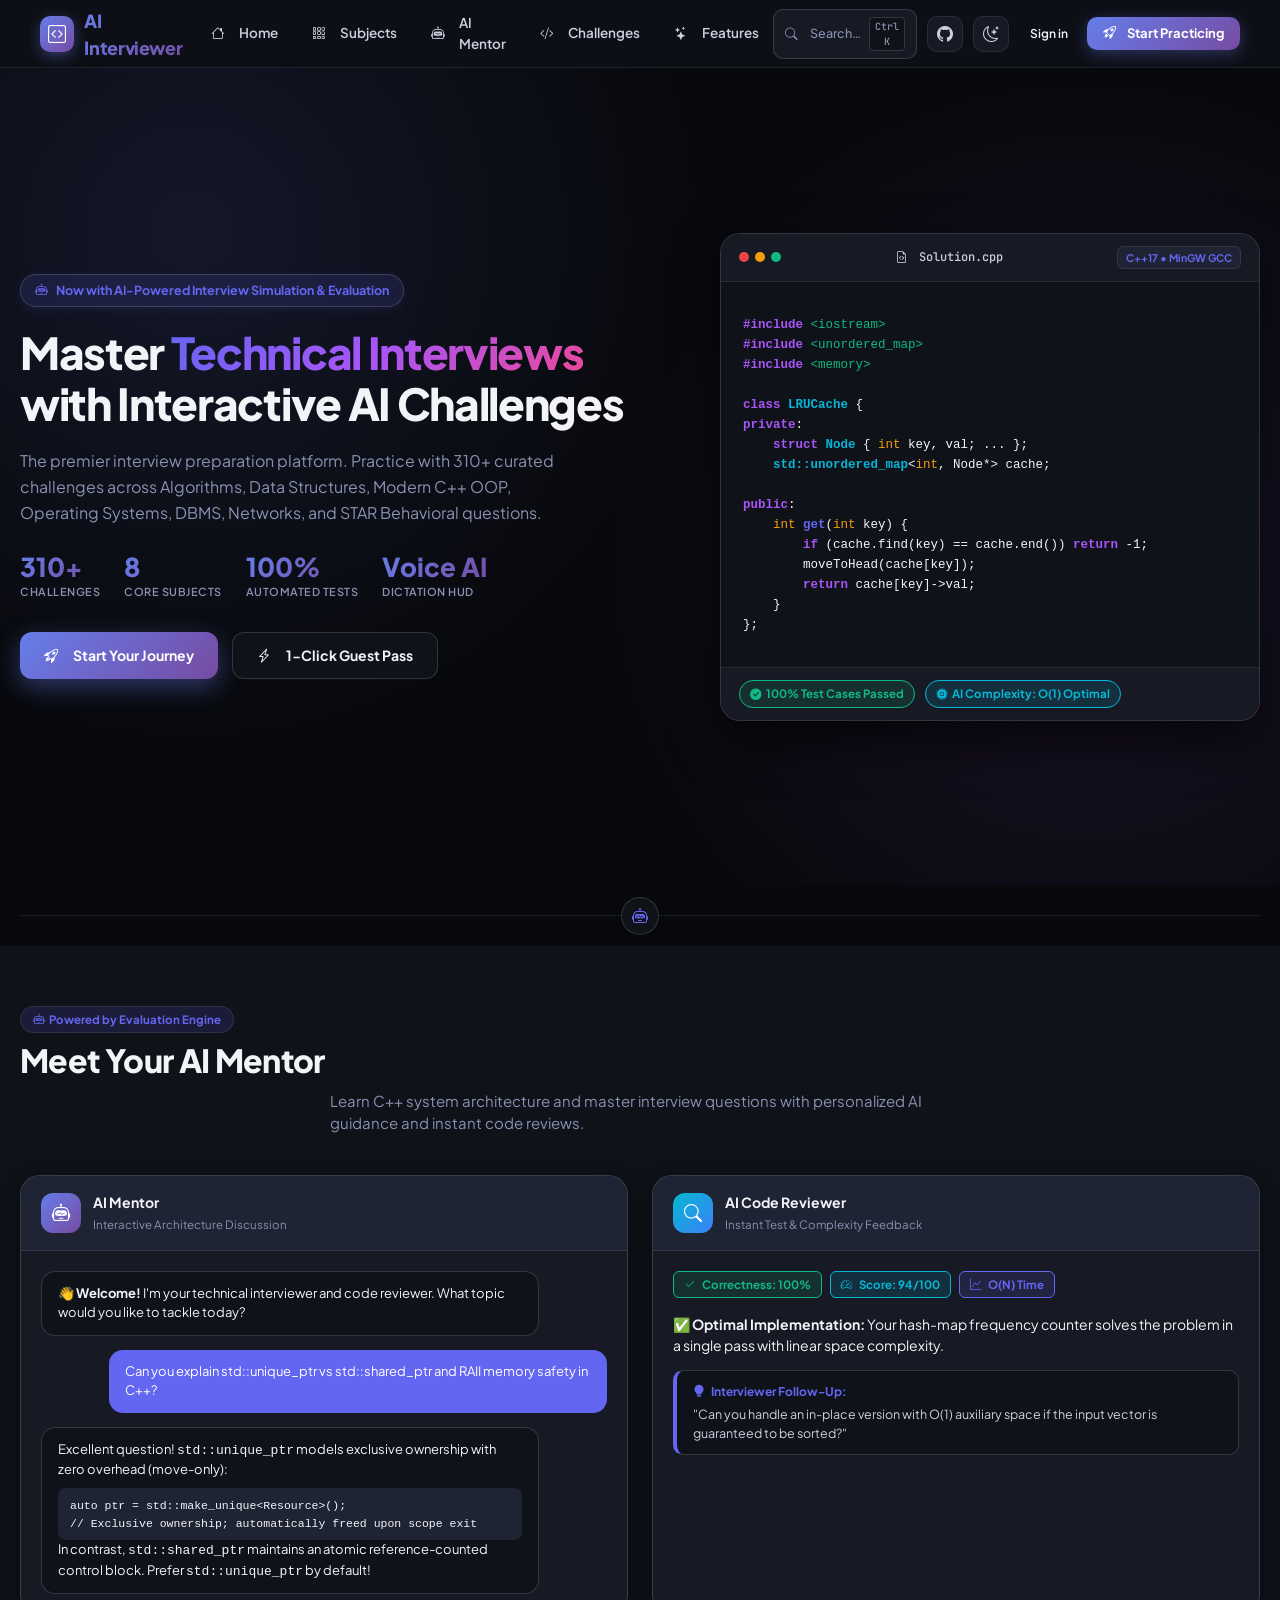
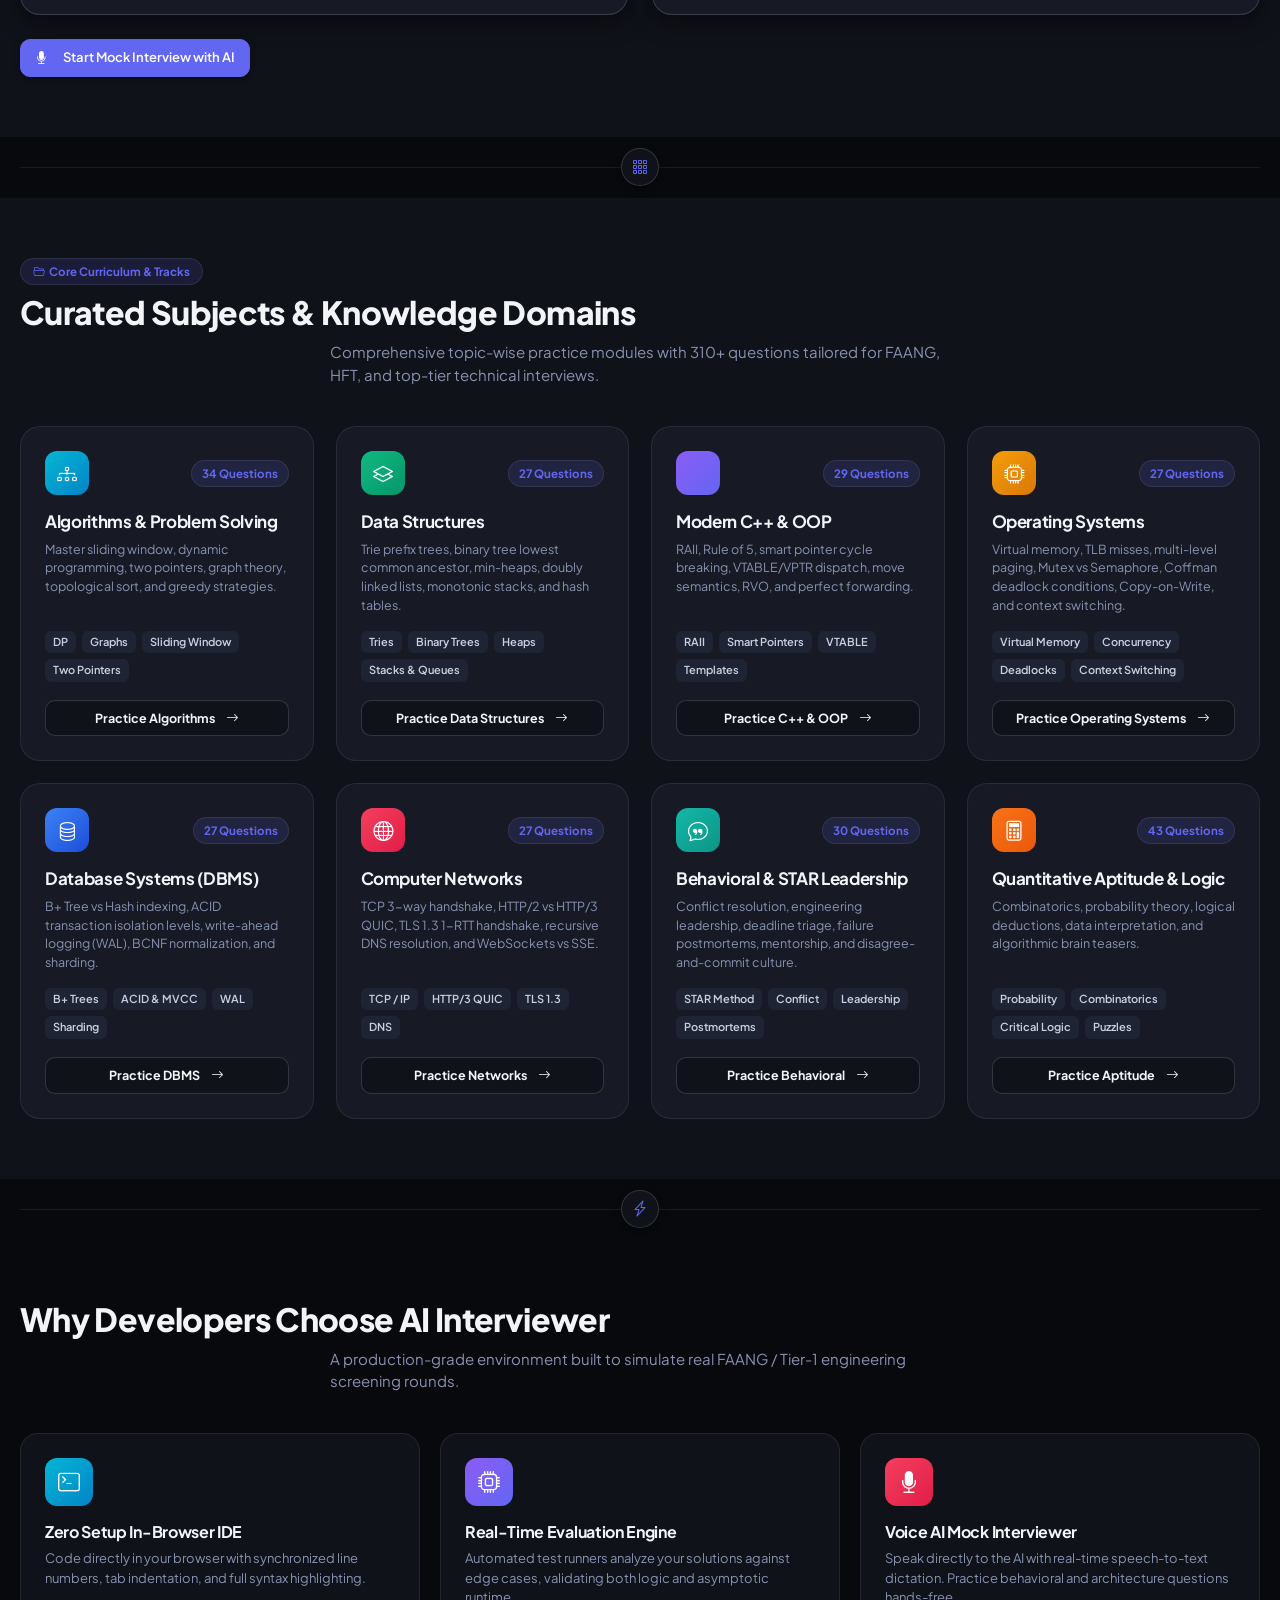
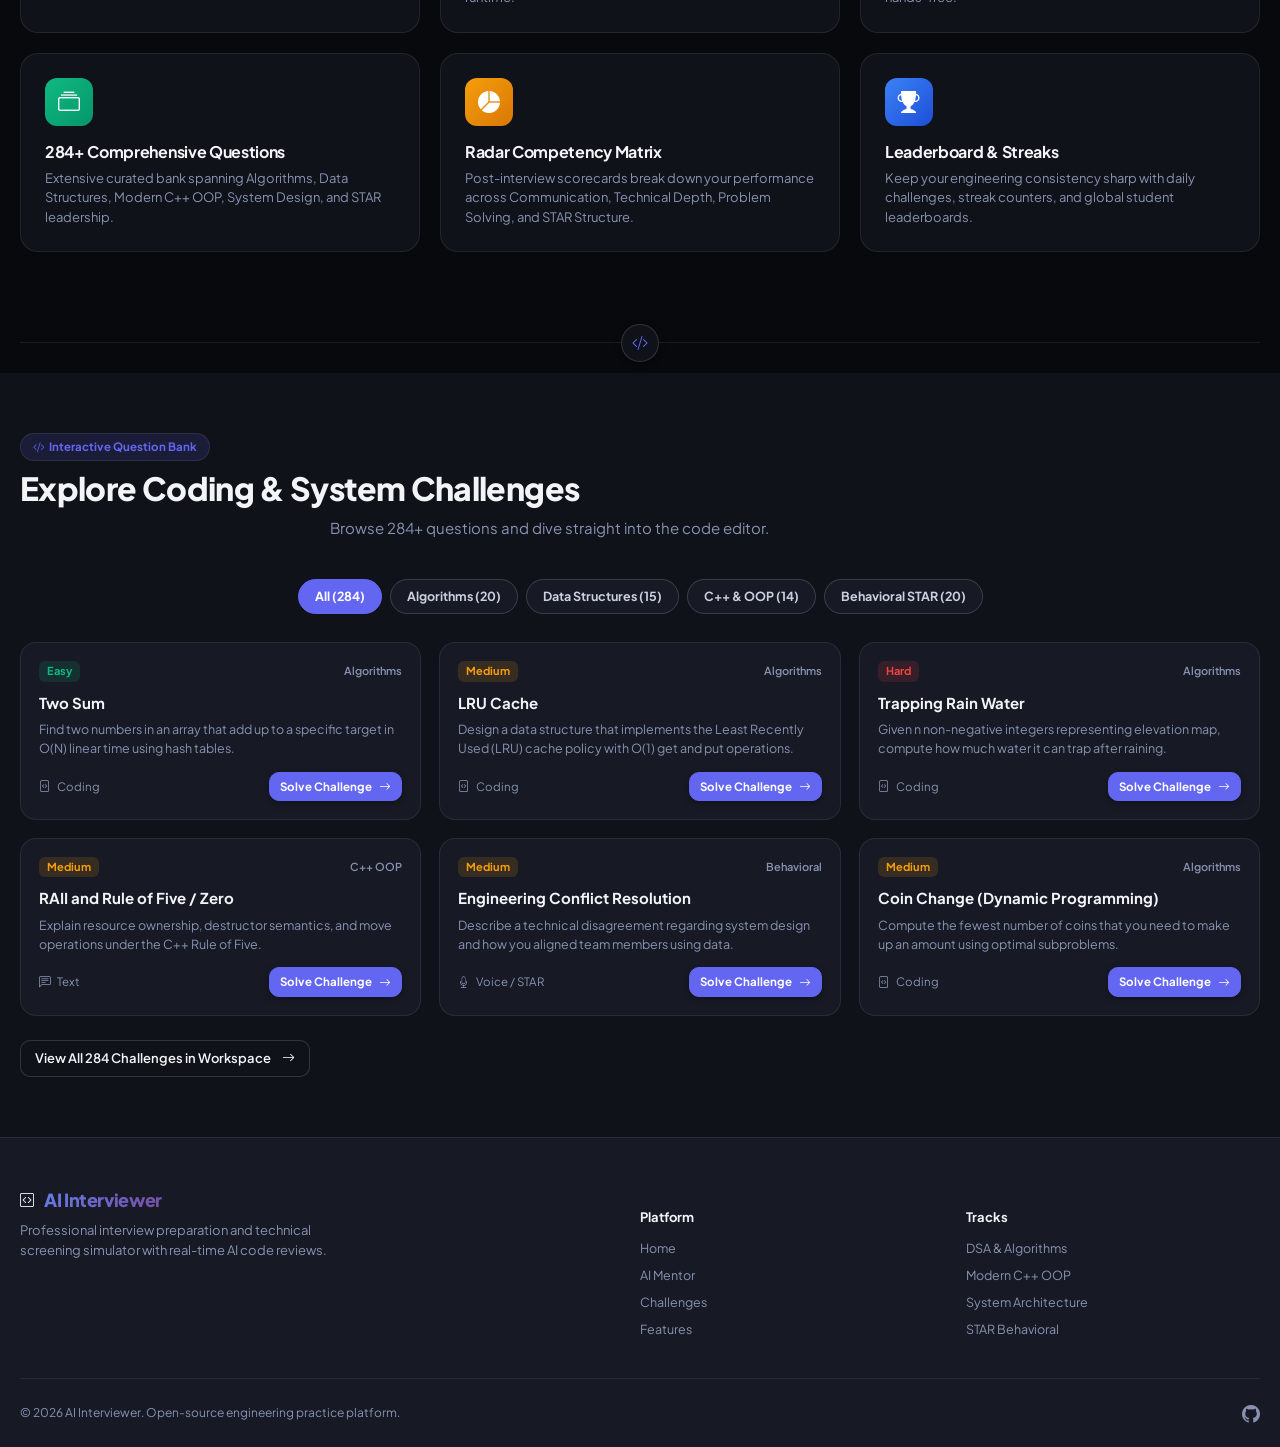
<file: index.html>
<!DOCTYPE html>
<html lang="en" data-theme="dark">
<head>
<meta charset="utf-8">
<meta name="viewport" content="width=device-width, initial-scale=1">
<title>AI Interviewer — Technical Interview Practice with AI Mentor</title>
<link rel="preconnect" href="https://fonts.googleapis.com">
<link rel="preconnect" href="https://fonts.gstatic.com" crossorigin>
<link href="https://fonts.googleapis.com/css2?family=JetBrains+Mono:wght@400;500;600;700&family=Plus+Jakarta+Sans:wght@400;500;600;700;800&display=swap" rel="stylesheet">
<!-- Bootstrap Icons -->
<link rel="stylesheet" href="https://cdn.jsdelivr.net/npm/bootstrap-icons@1.11.3/font/bootstrap-icons.min.css">
<link rel="stylesheet" href="./style.css">
</head>
<body>

<!-- ========================= GLOBAL NAVBAR ========================== -->
<header class="global-navbar" id="global-navbar">
  <div class="nav-container">
    <a href="#" class="brand-link" id="brand-home">
      <div class="brand-icon-box">
        <i class="bi bi-code-square"></i>
      </div>
      <span class="brand-text">AI Interviewer</span>
    </a>

    <nav class="nav-links">
      <a href="#landing" class="nav-item" id="nav-link-home"><i class="bi bi-house me-1"></i> Home</a>
      <a href="#subjects" class="nav-item" id="nav-link-subjects"><i class="bi bi-grid-3x3-gap me-1"></i> Subjects</a>
      <a href="#ai-mentor" class="nav-item" id="nav-link-mentor"><i class="bi bi-robot me-1"></i> AI Mentor</a>
      <a href="#challenges" class="nav-item" id="nav-link-challenges"><i class="bi bi-code-slash me-1"></i> Challenges</a>
      <a href="#features" class="nav-item" id="nav-link-features"><i class="bi bi-stars me-1"></i> Features</a>
      <a href="#" class="nav-item auth-only" data-nav="start" hidden><i class="bi bi-mic-fill me-1"></i> Mock Interview</a>
      <a href="#" class="nav-item auth-only" data-nav="daily" hidden><i class="bi bi-calendar-check me-1"></i> Daily</a>
      <a href="#" class="nav-item auth-only" data-nav="board" hidden><i class="bi bi-trophy me-1"></i> Leaderboard</a>
    </nav>

    <div class="nav-actions">
      <button class="cmdk-trigger" id="cmdk-trigger" type="button" title="Command Palette">
        <i class="bi bi-search me-1"></i><span>Search…</span><kbd>Ctrl K</kbd>
      </button>

      <a href="https://github.com/devanshrawat1810/ai---interviewer" target="_blank" rel="noopener" class="nav-icon-link" title="View Source on GitHub">
        <i class="bi bi-github"></i>
      </a>

      <button class="nav-icon-btn" id="theme-toggle" type="button" title="Toggle Theme">
        <i class="bi bi-moon-stars" id="theme-icon"></i>
      </button>

      <!-- Guest action buttons -->
      <div id="guest-actions" class="d-flex align-center gap-2">
        <button type="button" class="btn btn-quiet btn-sm" id="btn-open-login">Sign in</button>
        <button type="button" class="btn btn-primary btn-nav" id="btn-instant-demo">
          <i class="bi bi-rocket-takeoff me-1"></i> Start Practicing
        </button>
      </div>

      <!-- Authenticated user pill -->
      <div id="user-actions" class="d-flex align-center gap-2" hidden>
        <div class="user-pill" id="user-pill" data-nav="profile">
          <div class="user-avatar" id="user-avatar">U</div>
          <span class="user-name" id="who">Candidate</span>
        </div>
        <button type="button" class="btn btn-quiet btn-sm" id="sign-out">Sign out</button>
      </div>
    </div>
  </div>
</header>

<!-- ========================= LANDING PAGE ========================== -->
<section id="landing-view" class="landing-view">
  
  <!-- HERO SECTION -->
  <div class="hero-gradient">
    <div class="hero-container">
      <div class="hero-content">
        <div class="hero-badge">
          <i class="bi bi-robot me-2"></i>Now with AI-Powered Interview Simulation & Evaluation
        </div>
        <h1 class="hero-title">
          Master <span class="text-gradient">Technical Interviews</span><br>
          with Interactive AI Challenges
        </h1>
        <p class="hero-description">
          The premier interview preparation platform. Practice with 310+ curated challenges across 
          Algorithms, Data Structures, Modern C++ OOP, Operating Systems, DBMS, Networks, and STAR Behavioral questions.
        </p>

        <!-- Stats Counter -->
        <div class="hero-stats">
          <div class="stat-compact">
            <span class="stat-number">310+</span>
            <span class="stat-label">Challenges</span>
          </div>
          <div class="stat-compact">
            <span class="stat-number">8</span>
            <span class="stat-label">Core Subjects</span>
          </div>
          <div class="stat-compact">
            <span class="stat-number">100%</span>
            <span class="stat-label">Automated Tests</span>
          </div>
          <div class="stat-compact">
            <span class="stat-number">Voice AI</span>
            <span class="stat-label">Dictation HUD</span>
          </div>
        </div>

        <!-- Hero Actions -->
        <div class="hero-actions">
          <button type="button" class="btn btn-primary btn-hero" id="hero-start-btn">
            <i class="bi bi-rocket-takeoff me-2"></i>Start Your Journey
          </button>
          <button type="button" class="btn btn-outline btn-hero" id="hero-demo-btn">
            <i class="bi bi-lightning-charge me-2"></i>1-Click Guest Pass
          </button>
        </div>
      </div>

      <!-- Hero Visual: Simulated IDE Terminal Mockup -->
      <div class="hero-visual">
        <div class="custom-code-card">
          <div class="code-card-header">
            <div class="window-dots">
              <span class="dot red"></span>
              <span class="dot yellow"></span>
              <span class="dot green"></span>
            </div>
            <div class="code-file-name"><i class="bi bi-file-earmark-code me-1"></i> Solution.cpp</div>
            <div class="compiler-badge">C++17 • MinGW GCC</div>
          </div>
          <div class="code-card-body">
            <pre class="code-lines"><code><span class="kw">#include</span> <span class="str">&lt;iostream&gt;</span>
<span class="kw">#include</span> <span class="str">&lt;unordered_map&gt;</span>
<span class="kw">#include</span> <span class="str">&lt;memory&gt;</span>

<span class="kw">class</span> <span class="cls">LRUCache</span> {
<span class="kw">private</span>:
    <span class="kw">struct</span> <span class="cls">Node</span> { <span class="type">int</span> key, val; ... };
    <span class="cls">std::unordered_map</span>&lt;<span class="type">int</span>, Node*&gt; cache;

<span class="kw">public</span>:
    <span class="type">int</span> <span class="fn">get</span>(<span class="type">int</span> key) {
        <span class="kw">if</span> (cache.find(key) == cache.end()) <span class="kw">return</span> -1;
        moveToHead(cache[key]);
        <span class="kw">return</span> cache[key]-&gt;val;
    }
};</code></pre>
          </div>
          <div class="code-card-footer">
            <div class="float-status-pill success">
              <i class="bi bi-check-circle-fill me-1"></i> 100% Test Cases Passed
            </div>
            <div class="float-status-pill ai">
              <i class="bi bi-cpu-fill me-1"></i> AI Complexity: O(1) Optimal
            </div>
          </div>
        </div>
      </div>
    </div>
  </div>

  <!-- SECTION SEPARATOR -->
  <div class="section-separator">
    <div class="separator-line">
      <div class="separator-icon"><i class="bi bi-robot"></i></div>
    </div>
  </div>

  <!-- AI MENTOR SECTION (matches gointerview.dev) -->
  <section class="ai-mentor-section" id="ai-mentor">
    <div class="section-container">
      <div class="section-heading text-center">
        <div class="badge-pill mb-2"><i class="bi bi-robot me-1"></i> Powered by Evaluation Engine</div>
        <h2 class="display-title">Meet Your AI Mentor</h2>
        <p class="section-sub">Learn C++ system architecture and master interview questions with personalized AI guidance and instant code reviews.</p>
      </div>

      <div class="mentor-grid">
        <!-- Interactive AI Chat Demo -->
        <div class="mentor-card ai-chat-demo">
          <div class="chat-card-header">
            <div class="chat-avatar"><i class="bi bi-robot"></i></div>
            <div class="chat-meta">
              <h4 class="m-0">AI Mentor</h4>
              <span class="muted-small">Interactive Architecture Discussion</span>
            </div>
          </div>
          <div class="chat-messages">
            <div class="chat-msg ai-msg">
              <div class="msg-bubble">
                👋 <strong>Welcome!</strong> I'm your technical interviewer and code reviewer. What topic would you like to tackle today?
              </div>
            </div>
            <div class="chat-msg user-msg">
              <div class="msg-bubble">
                Can you explain std::unique_ptr vs std::shared_ptr and RAII memory safety in C++?
              </div>
            </div>
            <div class="chat-msg ai-msg">
              <div class="msg-bubble">
                Excellent question! <code>std::unique_ptr</code> models exclusive ownership with zero overhead (move-only):
                <div class="code-snippet-box">
                  <code>auto ptr = std::make_unique&lt;Resource&gt;();<br>// Exclusive ownership; automatically freed upon scope exit</code>
                </div>
                In contrast, <code>std::shared_ptr</code> maintains an atomic reference-counted control block. Prefer <code>std::unique_ptr</code> by default!
              </div>
            </div>
          </div>
        </div>

        <!-- AI Code Review Card -->
        <div class="mentor-card ai-review-demo">
          <div class="chat-card-header">
            <div class="chat-avatar review-avatar"><i class="bi bi-search"></i></div>
            <div class="chat-meta">
              <h4 class="m-0">AI Code Reviewer</h4>
              <span class="muted-small">Instant Test & Complexity Feedback</span>
            </div>
          </div>
          <div class="review-body">
            <div class="review-scores-row">
              <span class="score-badge success"><i class="bi bi-check2 me-1"></i> Correctness: 100%</span>
              <span class="score-badge info"><i class="bi bi-speedometer2 me-1"></i> Score: 94/100</span>
              <span class="score-badge optimal"><i class="bi bi-graph-up me-1"></i> O(N) Time</span>
            </div>
            <div class="review-card-content">
              <p class="review-p"><strong>✅ Optimal Implementation:</strong> Your hash-map frequency counter solves the problem in a single pass with linear space complexity.</p>
              <div class="review-tip-box">
                <div class="tip-title"><i class="bi bi-lightbulb-fill me-1"></i> Interviewer Follow-Up:</div>
                <p class="tip-desc m-0">"Can you handle an in-place version with O(1) auxiliary space if the input vector is guaranteed to be sorted?"</p>
              </div>
            </div>
          </div>
        </div>
      </div>

      <div class="text-center mt-4">
        <button type="button" class="btn btn-primary btn-lg" id="mentor-cta-btn">
          <i class="bi bi-mic-fill me-2"></i>Start Mock Interview with AI
        </button>
      </div>
    </div>
  </section>

  <!-- SECTION SEPARATOR -->
  <div class="section-separator">
    <div class="separator-line">
      <div class="separator-icon"><i class="bi bi-grid-3x3-gap"></i></div>
    </div>
  </div>

  <!-- SUBJECTS & KNOWLEDGE DOMAINS SECTION -->
  <section class="subjects-section" id="subjects">
    <div class="section-container">
      <div class="section-heading text-center">
        <div class="badge-pill mb-2"><i class="bi bi-folder2-open me-1"></i> Core Curriculum & Tracks</div>
        <h2 class="display-title">Curated Subjects & Knowledge Domains</h2>
        <p class="section-sub">Comprehensive topic-wise practice modules with 310+ questions tailored for FAANG, HFT, and top-tier technical interviews.</p>
      </div>

      <div class="subjects-grid">
        <!-- Algorithms -->
        <div class="subject-card" data-subject="algo">
          <div class="subject-card-top">
            <div class="subject-icon-box icon-cyan"><i class="bi bi-diagram-3"></i></div>
            <span class="subject-count-badge">34 Questions</span>
          </div>
          <h3 class="subject-title">Algorithms & Problem Solving</h3>
          <p class="subject-desc">Master sliding window, dynamic programming, two pointers, graph theory, topological sort, and greedy strategies.</p>
          <div class="subject-topics-wrap">
            <span class="topic-tag">DP</span>
            <span class="topic-tag">Graphs</span>
            <span class="topic-tag">Sliding Window</span>
            <span class="topic-tag">Two Pointers</span>
          </div>
          <button class="btn btn-outline btn-block subject-btn" data-explore-subject="algo">
            Practice Algorithms <i class="bi bi-arrow-right ms-1"></i>
          </button>
        </div>

        <!-- Data Structures -->
        <div class="subject-card" data-subject="ds">
          <div class="subject-card-top">
            <div class="subject-icon-box icon-emerald"><i class="bi bi-layers"></i></div>
            <span class="subject-count-badge">27 Questions</span>
          </div>
          <h3 class="subject-title">Data Structures</h3>
          <p class="subject-desc">Trie prefix trees, binary tree lowest common ancestor, min-heaps, doubly linked lists, monotonic stacks, and hash tables.</p>
          <div class="subject-topics-wrap">
            <span class="topic-tag">Tries</span>
            <span class="topic-tag">Binary Trees</span>
            <span class="topic-tag">Heaps</span>
            <span class="topic-tag">Stacks & Queues</span>
          </div>
          <button class="btn btn-outline btn-block subject-btn" data-explore-subject="ds">
            Practice Data Structures <i class="bi bi-arrow-right ms-1"></i>
          </button>
        </div>

        <!-- C++ & OOP -->
        <div class="subject-card" data-subject="oop">
          <div class="subject-card-top">
            <div class="subject-icon-box icon-violet"><i class="bi bi-filetype-cpp"></i></div>
            <span class="subject-count-badge">29 Questions</span>
          </div>
          <h3 class="subject-title">Modern C++ & OOP</h3>
          <p class="subject-desc">RAII, Rule of 5, smart pointer cycle breaking, VTABLE/VPTR dispatch, move semantics, RVO, and perfect forwarding.</p>
          <div class="subject-topics-wrap">
            <span class="topic-tag">RAII</span>
            <span class="topic-tag">Smart Pointers</span>
            <span class="topic-tag">VTABLE</span>
            <span class="topic-tag">Templates</span>
          </div>
          <button class="btn btn-outline btn-block subject-btn" data-explore-subject="oop">
            Practice C++ & OOP <i class="bi bi-arrow-right ms-1"></i>
          </button>
        </div>

        <!-- Operating Systems -->
        <div class="subject-card" data-subject="os">
          <div class="subject-card-top">
            <div class="subject-icon-box icon-amber"><i class="bi bi-cpu"></i></div>
            <span class="subject-count-badge">27 Questions</span>
          </div>
          <h3 class="subject-title">Operating Systems</h3>
          <p class="subject-desc">Virtual memory, TLB misses, multi-level paging, Mutex vs Semaphore, Coffman deadlock conditions, Copy-on-Write, and context switching.</p>
          <div class="subject-topics-wrap">
            <span class="topic-tag">Virtual Memory</span>
            <span class="topic-tag">Concurrency</span>
            <span class="topic-tag">Deadlocks</span>
            <span class="topic-tag">Context Switching</span>
          </div>
          <button class="btn btn-outline btn-block subject-btn" data-explore-subject="os">
            Practice Operating Systems <i class="bi bi-arrow-right ms-1"></i>
          </button>
        </div>

        <!-- DBMS -->
        <div class="subject-card" data-subject="dbms">
          <div class="subject-card-top">
            <div class="subject-icon-box icon-blue"><i class="bi bi-database"></i></div>
            <span class="subject-count-badge">27 Questions</span>
          </div>
          <h3 class="subject-title">Database Systems (DBMS)</h3>
          <p class="subject-desc">B+ Tree vs Hash indexing, ACID transaction isolation levels, write-ahead logging (WAL), BCNF normalization, and sharding.</p>
          <div class="subject-topics-wrap">
            <span class="topic-tag">B+ Trees</span>
            <span class="topic-tag">ACID & MVCC</span>
            <span class="topic-tag">WAL</span>
            <span class="topic-tag">Sharding</span>
          </div>
          <button class="btn btn-outline btn-block subject-btn" data-explore-subject="dbms">
            Practice DBMS <i class="bi bi-arrow-right ms-1"></i>
          </button>
        </div>

        <!-- Computer Networks -->
        <div class="subject-card" data-subject="networks">
          <div class="subject-card-top">
            <div class="subject-icon-box icon-rose"><i class="bi bi-globe"></i></div>
            <span class="subject-count-badge">27 Questions</span>
          </div>
          <h3 class="subject-title">Computer Networks</h3>
          <p class="subject-desc">TCP 3-way handshake, HTTP/2 vs HTTP/3 QUIC, TLS 1.3 1-RTT handshake, recursive DNS resolution, and WebSockets vs SSE.</p>
          <div class="subject-topics-wrap">
            <span class="topic-tag">TCP / IP</span>
            <span class="topic-tag">HTTP/3 QUIC</span>
            <span class="topic-tag">TLS 1.3</span>
            <span class="topic-tag">DNS</span>
          </div>
          <button class="btn btn-outline btn-block subject-btn" data-explore-subject="networks">
            Practice Networks <i class="bi bi-arrow-right ms-1"></i>
          </button>
        </div>

        <!-- Behavioral & Leadership -->
        <div class="subject-card" data-subject="hr">
          <div class="subject-card-top">
            <div class="subject-icon-box icon-teal"><i class="bi bi-chat-quote"></i></div>
            <span class="subject-count-badge">30 Questions</span>
          </div>
          <h3 class="subject-title">Behavioral & STAR Leadership</h3>
          <p class="subject-desc">Conflict resolution, engineering leadership, deadline triage, failure postmortems, mentorship, and disagree-and-commit culture.</p>
          <div class="subject-topics-wrap">
            <span class="topic-tag">STAR Method</span>
            <span class="topic-tag">Conflict</span>
            <span class="topic-tag">Leadership</span>
            <span class="topic-tag">Postmortems</span>
          </div>
          <button class="btn btn-outline btn-block subject-btn" data-explore-subject="hr">
            Practice Behavioral <i class="bi bi-arrow-right ms-1"></i>
          </button>
        </div>

        <!-- Aptitude & Reasoning -->
        <div class="subject-card" data-subject="aptitude">
          <div class="subject-card-top">
            <div class="subject-icon-box icon-orange"><i class="bi bi-calculator"></i></div>
            <span class="subject-count-badge">43 Questions</span>
          </div>
          <h3 class="subject-title">Quantitative Aptitude & Logic</h3>
          <p class="subject-desc">Combinatorics, probability theory, logical deductions, data interpretation, and algorithmic brain teasers.</p>
          <div class="subject-topics-wrap">
            <span class="topic-tag">Probability</span>
            <span class="topic-tag">Combinatorics</span>
            <span class="topic-tag">Critical Logic</span>
            <span class="topic-tag">Puzzles</span>
          </div>
          <button class="btn btn-outline btn-block subject-btn" data-explore-subject="aptitude">
            Practice Aptitude <i class="bi bi-arrow-right ms-1"></i>
          </button>
        </div>
      </div>
    </div>
  </section>

  <!-- SECTION SEPARATOR -->
  <div class="section-separator">
    <div class="separator-line">
      <div class="separator-icon"><i class="bi bi-lightning-charge"></i></div>
    </div>
  </div>

  <!-- FEATURES SECTION -->
  <section class="features-section" id="features">
    <div class="section-container">
      <div class="section-heading text-center">
        <h2 class="display-title">Why Developers Choose AI Interviewer</h2>
        <p class="section-sub">A production-grade environment built to simulate real FAANG / Tier-1 engineering screening rounds.</p>
      </div>

      <div class="features-grid">
        <div class="feature-card">
          <div class="feature-icon icon-cyan"><i class="bi bi-terminal"></i></div>
          <h3 class="feature-title">Zero Setup In-Browser IDE</h3>
          <p class="feature-desc">Code directly in your browser with synchronized line numbers, tab indentation, and full syntax highlighting.</p>
        </div>

        <div class="feature-card">
          <div class="feature-icon icon-violet"><i class="bi bi-cpu"></i></div>
          <h3 class="feature-title">Real-Time Evaluation Engine</h3>
          <p class="feature-desc">Automated test runners analyze your solutions against edge cases, validating both logic and asymptotic runtime.</p>
        </div>

        <div class="feature-card">
          <div class="feature-icon icon-rose"><i class="bi bi-mic-fill"></i></div>
          <h3 class="feature-title">Voice AI Mock Interviewer</h3>
          <p class="feature-desc">Speak directly to the AI with real-time speech-to-text dictation. Practice behavioral and architecture questions hands-free.</p>
        </div>

        <div class="feature-card">
          <div class="feature-icon icon-emerald"><i class="bi bi-collection"></i></div>
          <h3 class="feature-title">284+ Comprehensive Questions</h3>
          <p class="feature-desc">Extensive curated bank spanning Algorithms, Data Structures, Modern C++ OOP, System Design, and STAR leadership.</p>
        </div>

        <div class="feature-card">
          <div class="feature-icon icon-amber"><i class="bi bi-pie-chart-fill"></i></div>
          <h3 class="feature-title">Radar Competency Matrix</h3>
          <p class="feature-desc">Post-interview scorecards break down your performance across Communication, Technical Depth, Problem Solving, and STAR Structure.</p>
        </div>

        <div class="feature-card">
          <div class="feature-icon icon-blue"><i class="bi bi-trophy-fill"></i></div>
          <h3 class="feature-title">Leaderboard & Streaks</h3>
          <p class="feature-desc">Keep your engineering consistency sharp with daily challenges, streak counters, and global student leaderboards.</p>
        </div>
      </div>
    </div>
  </section>

  <!-- SECTION SEPARATOR -->
  <div class="section-separator">
    <div class="separator-line">
      <div class="separator-icon"><i class="bi bi-code-slash"></i></div>
    </div>
  </div>

  <!-- CHALLENGES SHOWCASE SECTION -->
  <section class="challenges-section" id="challenges">
    <div class="section-container">
      <div class="section-heading text-center">
        <div class="badge-pill mb-2"><i class="bi bi-code-slash me-1"></i> Interactive Question Bank</div>
        <h2 class="display-title">Explore Coding & System Challenges</h2>
        <p class="section-sub">Browse 284+ questions and dive straight into the code editor.</p>
      </div>

      <!-- Track Tabs -->
      <div class="track-tabs-container">
        <button class="track-tab active" data-track="all">All (284)</button>
        <button class="track-tab" data-track="Algorithms">Algorithms (20)</button>
        <button class="track-tab" data-track="Data Structures">Data Structures (15)</button>
        <button class="track-tab" data-track="C++ OOP">C++ & OOP (14)</button>
        <button class="track-tab" data-track="HR & Behavioral">Behavioral STAR (20)</button>
      </div>

      <!-- Featured Challenges Grid -->
      <div class="challenge-preview-grid" id="challenge-preview-grid">
        <!-- Rendered dynamically or populated with top canonical problems -->
        <div class="preview-card" data-problem="two-sum">
          <div class="preview-card-top">
            <span class="diff-tag easy">Easy</span>
            <span class="preview-track">Algorithms</span>
          </div>
          <h4 class="preview-title">Two Sum</h4>
          <p class="preview-desc">Find two numbers in an array that add up to a specific target in O(N) linear time using hash tables.</p>
          <div class="preview-footer">
            <span class="preview-meta"><i class="bi bi-file-code me-1"></i> Coding</span>
            <button class="btn btn-primary btn-sm preview-solve-btn">Solve Challenge <i class="bi bi-arrow-right"></i></button>
          </div>
        </div>

        <div class="preview-card" data-problem="lru-cache">
          <div class="preview-card-top">
            <span class="diff-tag medium">Medium</span>
            <span class="preview-track">Algorithms</span>
          </div>
          <h4 class="preview-title">LRU Cache</h4>
          <p class="preview-desc">Design a data structure that implements the Least Recently Used (LRU) cache policy with O(1) get and put operations.</p>
          <div class="preview-footer">
            <span class="preview-meta"><i class="bi bi-file-code me-1"></i> Coding</span>
            <button class="btn btn-primary btn-sm preview-solve-btn">Solve Challenge <i class="bi bi-arrow-right"></i></button>
          </div>
        </div>

        <div class="preview-card" data-problem="trapping-rain-water">
          <div class="preview-card-top">
            <span class="diff-tag hard">Hard</span>
            <span class="preview-track">Algorithms</span>
          </div>
          <h4 class="preview-title">Trapping Rain Water</h4>
          <p class="preview-desc">Given n non-negative integers representing elevation map, compute how much water it can trap after raining.</p>
          <div class="preview-footer">
            <span class="preview-meta"><i class="bi bi-file-code me-1"></i> Coding</span>
            <button class="btn btn-primary btn-sm preview-solve-btn">Solve Challenge <i class="bi bi-arrow-right"></i></button>
          </div>
        </div>

        <div class="preview-card" data-problem="cpp-oop-raii-rule-five">
          <div class="preview-card-top">
            <span class="diff-tag medium">Medium</span>
            <span class="preview-track">C++ OOP</span>
          </div>
          <h4 class="preview-title">RAII and Rule of Five / Zero</h4>
          <p class="preview-desc">Explain resource ownership, destructor semantics, and move operations under the C++ Rule of Five.</p>
          <div class="preview-footer">
            <span class="preview-meta"><i class="bi bi-chat-left-text me-1"></i> Text</span>
            <button class="btn btn-primary btn-sm preview-solve-btn">Solve Challenge <i class="bi bi-arrow-right"></i></button>
          </div>
        </div>

        <div class="preview-card" data-problem="hr-conflict-resolution">
          <div class="preview-card-top">
            <span class="diff-tag medium">Medium</span>
            <span class="preview-track">Behavioral</span>
          </div>
          <h4 class="preview-title">Engineering Conflict Resolution</h4>
          <p class="preview-desc">Describe a technical disagreement regarding system design and how you aligned team members using data.</p>
          <div class="preview-footer">
            <span class="preview-meta"><i class="bi bi-mic me-1"></i> Voice / STAR</span>
            <button class="btn btn-primary btn-sm preview-solve-btn">Solve Challenge <i class="bi bi-arrow-right"></i></button>
          </div>
        </div>

        <div class="preview-card" data-problem="coin-change">
          <div class="preview-card-top">
            <span class="diff-tag medium">Medium</span>
            <span class="preview-track">Algorithms</span>
          </div>
          <h4 class="preview-title">Coin Change (Dynamic Programming)</h4>
          <p class="preview-desc">Compute the fewest number of coins that you need to make up an amount using optimal subproblems.</p>
          <div class="preview-footer">
            <span class="preview-meta"><i class="bi bi-file-code me-1"></i> Coding</span>
            <button class="btn btn-primary btn-sm preview-solve-btn">Solve Challenge <i class="bi bi-arrow-right"></i></button>
          </div>
        </div>
      </div>

      <div class="text-center mt-4">
        <button class="btn btn-outline btn-lg" id="view-all-challenges-btn">
          View All 284 Challenges in Workspace <i class="bi bi-arrow-right ms-1"></i>
        </button>
      </div>
    </div>
  </section>

  <!-- FOOTER -->
  <footer class="landing-footer">
    <div class="footer-container">
      <div class="footer-top">
        <div class="footer-brand">
          <div class="brand-link mb-2">
            <i class="bi bi-code-square brand-icon"></i>
            <span class="brand-text">AI Interviewer</span>
          </div>
          <p class="footer-desc">Professional interview preparation and technical screening simulator with real-time AI code reviews.</p>
        </div>
        <div class="footer-links-group">
          <h5>Platform</h5>
          <a href="#landing">Home</a>
          <a href="#ai-mentor">AI Mentor</a>
          <a href="#challenges">Challenges</a>
          <a href="#features">Features</a>
        </div>
        <div class="footer-links-group">
          <h5>Tracks</h5>
          <a href="#challenges">DSA & Algorithms</a>
          <a href="#challenges">Modern C++ OOP</a>
          <a href="#challenges">System Architecture</a>
          <a href="#challenges">STAR Behavioral</a>
        </div>
      </div>
      <div class="footer-bottom">
        <p class="m-0">&copy; 2026 AI Interviewer. Open-source engineering practice platform.</p>
        <div class="footer-socials">
          <a href="https://github.com/devanshrawat1810/ai---interviewer" target="_blank" rel="noopener"><i class="bi bi-github"></i></a>
        </div>
      </div>
    </div>
  </footer>

</section>

<!-- ============================ AUTH MODAL ============================ -->
<section id="login-view" class="auth-modal-backdrop" hidden>
  <div class="auth-modal-dialog">
    <button type="button" class="modal-close-btn" id="modal-close-btn" title="Close">&times;</button>
    
    <div class="auth-header">
      <div class="auth-icon-circle"><i class="bi bi-person-badge"></i></div>
      <h2 class="auth-title" id="auth-title">Welcome to AI Interviewer</h2>
      <p class="auth-sub" id="login-sub">Sign in or jump straight in with an instant guest pass.</p>
    </div>

    <!-- Quick 1-Click Guest Button -->
    <div class="quick-pass-box">
      <button type="button" class="btn btn-quick-pass" id="btn-modal-guest">
        <i class="bi bi-lightning-charge-fill me-2"></i> Instant Guest Access (1-Click Demo)
      </button>
      <div class="auth-divider"><span>or with credentials</span></div>
    </div>

    <form id="login-form" autocomplete="off">
      <label class="field">
        <span>Email Address</span>
        <input type="email" name="email" required autocomplete="username" placeholder="alex@engineering.com">
      </label>

      <label class="field">
        <span>Password</span>
        <input type="password" name="password" required autocomplete="current-password" placeholder="••••••••">
      </label>

      <div id="register-fields" hidden>
        <label class="field">
          <span>Full Name</span>
          <input type="text" name="name" autocomplete="name" placeholder="Alex Kumar">
        </label>
        <div class="fields-row">
          <label class="field">
            <span>College / Org</span>
            <input type="text" name="college" placeholder="IIT / BITS / Stanford">
          </label>
          <label class="field">
            <span>Branch / Major</span>
            <input type="text" name="branch" placeholder="Computer Science">
          </label>
        </div>
      </div>

      <p class="login-error" id="login-error" hidden></p>

      <button type="submit" class="btn btn-primary btn-block btn-lg" id="login-submit">Sign in</button>
      <button type="button" class="btn btn-quiet btn-block mt-2" id="login-toggle">Need an account? Register</button>
    </form>
  </div>
</section>

<!-- ========================= APP SHELL ========================== -->
<div id="app" class="app" hidden>
  <div class="shell">
    <nav class="nav" id="nav"></nav>
    <main class="main">
      <div class="view-head" id="view-head"></div>

      <section id="view-problems" class="view"></section>
      <section id="view-problem" class="view" hidden></section>
      <section id="view-dashboard" class="view" hidden></section>
      <section id="view-skills" class="view" hidden></section>
      <section id="view-profile" class="view" hidden></section>
      <section id="view-submissions" class="view" hidden></section>
      <section id="view-board" class="view" hidden></section>
      <section id="view-admin" class="view" hidden></section>
      <section id="view-interview" class="view" hidden></section>
      <section id="view-report" class="view" hidden></section>
      <section id="view-daily" class="view" hidden></section>
      <section id="view-start" class="view" hidden></section>
    </main>
  </div>
</div>

<!-- ======================= COMMAND PALETTE ====================== -->
<div id="cmdk" class="cmdk-backdrop" hidden>
  <div class="cmdk" role="dialog" aria-label="Command palette">
    <input id="cmdk-input" type="text" placeholder="Search problems, jump to a page…" autocomplete="off" spellcheck="false">
    <div class="cmdk-list" id="cmdk-list"></div>
    <div class="cmdk-foot">
      <span><kbd>&uarr;</kbd><kbd>&darr;</kbd> navigate</span>
      <span><kbd>&crarr;</kbd> open</span>
      <span><kbd>esc</kbd> close</span>
    </div>
  </div>
</div>

<!-- ========================= BOOT ERROR ======================== -->
<section id="boot-error" class="boot-error" hidden>
  <div class="boot-error-card">
    <h2>The interface failed to start</h2>
    <p>The page shell loaded, but its script did not finish. The message below is the actual browser error.</p>
    <pre id="boot-error-detail" class="problem-text"></pre>
  </div>
</section>

<script src="./offline.js"></script>
<script src="./app.js"></script>
</body>
</html>
</file>
<file: style.css>
/* ==========================================================================
   AI Interviewer — front-end stylesheet.

   Token-first. Light is the default; [data-theme="dark"] on <html> overrides
   the palette without touching a component rule. There is no !important
   anywhere except the [hidden] guard, which exists so a component's `display`
   can never defeat the hidden attribute (that bug hid the login screen once
   already: .cmdk-backdrop set display:grid and beat it).
   ========================================================================== */

:root {
  --primary-gradient: linear-gradient(135deg, #667eea 0%, #764ba2 100%);
  --secondary-gradient: linear-gradient(135deg, #f093fb 0%, #f5576c 100%);
  --accent-gradient: linear-gradient(135deg, #6366f1 0%, #a855f7 50%, #ec4899 100%);
  --success-gradient: linear-gradient(135deg, #10b981 0%, #06b6d4 100%);
  --bg:          #08090d;
  --surface-1:   #10121a;
  --surface-2:   #171a25;
  --surface-3:   #1f2434;
  --surface-4:   #2a3147;

  --line:        rgba(255, 255, 255, 0.08);
  --line-strong: rgba(255, 255, 255, 0.15);

  --text:        #f3f4f8;
  --text-2:      #cbd0e0;
  --muted:       #8892b0;
  --muted-2:     #5e6884;

  --accent:      #6366f1;
  --accent-hover:#4f46e5;
  --accent-dim:  rgba(99, 102, 241, 0.14);
  --accent-glow: 0 0 24px rgba(99, 102, 241, 0.35);
  --accent-ring: rgba(99, 102, 241, 0.4);

  --cyan:        #06b6d4;
  --cyan-dim:    rgba(6, 182, 212, 0.14);
  --violet:      #a855f7;

  --ok:          #10b981;
  --ok-dim:      rgba(16, 185, 129, 0.14);
  --ok-glow:     0 0 16px rgba(16, 185, 129, 0.3);
  --warn:        #f59e0b;
  --warn-dim:    rgba(245, 158, 11, 0.14);
  --bad:         #ef4444;
  --bad-dim:     rgba(239, 68, 68, 0.14);

  --easy:        #10b981;
  --medium:      #f59e0b;
  --hard:        #ef4444;

  --r-xs: 6px;  --r-sm: 10px;  --r-md: 14px;  --r-lg: 18px;  --r-xl: 24px;
  --r-full: 999px;

  --shadow-1: 0 2px 6px rgba(0, 0, 0, 0.35);
  --shadow-2: 0 8px 24px rgba(0, 0, 0, 0.45);
  --shadow-3: 0 20px 50px rgba(0, 0, 0, 0.65);
  --glass:    rgba(16, 18, 26, 0.75);

  --fast: 160ms cubic-bezier(.4, 0, .2, 1);
  --base: 240ms cubic-bezier(.4, 0, .2, 1);
  --spring: 360ms cubic-bezier(0.34, 1.56, 0.64, 1);

  --topbar-h: 62px;
  --nav-w: 240px;
  --content-max: 1240px;

  --font: "Plus Jakarta Sans", -apple-system, BlinkMacSystemFont, "Segoe UI", Roboto, sans-serif;
  --mono: "JetBrains Mono", ui-monospace, SFMono-Regular, Menlo, Consolas, monospace;
}

[data-theme="light"] {
  --bg:          #f4f6fc;
  --surface-1:   #ffffff;
  --surface-2:   #ebedf5;
  --surface-3:   #dfe2ee;
  --surface-4:   #cfd4e4;

  --line:        rgba(0, 0, 0, 0.08);
  --line-strong: rgba(0, 0, 0, 0.14);

  --text:        #0f172a;
  --text-2:      #334155;
  --muted:       #64748b;
  --muted-2:     #94a3b8;

  --accent:      #4f46e5;
  --accent-hover:#4338ca;
  --accent-dim:  rgba(79, 70, 229, 0.1);
  --accent-glow: 0 0 20px rgba(79, 70, 229, 0.2);
  --accent-ring: rgba(79, 70, 229, 0.25);

  --shadow-1: 0 2px 6px rgba(15, 23, 42, 0.05);
  --shadow-2: 0 10px 25px rgba(15, 23, 42, 0.08);
  --shadow-3: 0 20px 48px rgba(15, 23, 42, 0.12);
  --glass:    rgba(255, 255, 255, 0.85);
}

/* --------------------------------------------------------------------------
   Reset & base
   -------------------------------------------------------------------------- */

*, *::before, *::after { box-sizing: border-box; }

/* Must beat any component `display` — see the file header. */
[hidden] { display: none !important; }

html { -webkit-text-size-adjust: 100%; }

body {
  margin: 0;
  min-height: 100vh;
  background: var(--bg);
  color: var(--text);
  font-family: var(--font);
  font-size: 14px;
  line-height: 1.5;
  -webkit-font-smoothing: antialiased;
}

h1, h2, h3 { margin: 0; font-weight: 700; letter-spacing: -.02em; line-height: 1.2; }
h1 { font-size: 24px; }
h2 { font-size: 17px; }

p { margin: 0; }
a { color: inherit; text-decoration: none; }
input, select, textarea, button { font: inherit; color: inherit; }

* { scrollbar-width: thin; scrollbar-color: var(--surface-4) transparent; }
*::-webkit-scrollbar { width: 9px; height: 9px; }
*::-webkit-scrollbar-track { background: transparent; }
*::-webkit-scrollbar-thumb {
  background: var(--surface-4); border-radius: var(--r-full);
  border: 3px solid transparent; background-clip: content-box;
}

:focus-visible { outline: 2px solid var(--accent); outline-offset: 2px; }

.muted { color: var(--muted); font-size: 13px; }
.center { text-align: center; }
.problem-text {
  margin: 0; white-space: pre-wrap; word-break: break-word;
  font-family: var(--mono); font-size: 13px; line-height: 1.6;
}

/* --------------------------------------------------------------------------
   Buttons & fields
   -------------------------------------------------------------------------- */

.btn {
  display: inline-flex; align-items: center; justify-content: center; gap: 7px;
  padding: 8px 14px;
  border: 1px solid var(--line-strong);
  border-radius: var(--r-sm);
  background: var(--surface-1);
  color: var(--text);
  font-size: 13px; font-weight: 600;
  cursor: pointer; white-space: nowrap;
  transition: border-color var(--fast), background-color var(--fast),
              box-shadow var(--fast), transform var(--fast);
}
.btn:hover { border-color: var(--muted-2); background: var(--surface-2); }
.btn:active { transform: translateY(1px); }
.btn:disabled { opacity: .5; pointer-events: none; }

.btn-primary {
  background: var(--accent); border-color: var(--accent); color: #fff;
  box-shadow: var(--shadow-1);
}
.btn-primary:hover { background: var(--accent-hover); border-color: var(--accent-hover); box-shadow: var(--shadow-2); }

.btn-quiet { background: transparent; border-color: transparent; }
.btn-quiet:hover { background: var(--surface-2); border-color: var(--line); }

.btn-danger { color: var(--bad); border-color: var(--line); }
.btn-danger:hover { background: var(--bad-dim); border-color: var(--bad); }

.btn-block { width: 100%; }
.btn-sm { padding: 5px 10px; font-size: 12px; }

.icon-btn {
  display: grid; place-items: center;
  width: 32px; height: 32px; padding: 0;
  border: 1px solid var(--line); border-radius: var(--r-sm);
  background: var(--surface-1); color: var(--muted);
  font-size: 15px; cursor: pointer;
  transition: color var(--fast), border-color var(--fast);
}
.icon-btn:hover { color: var(--text); border-color: var(--line-strong); }

.field { display: grid; gap: 5px; }
.field > span { font-size: 12px; font-weight: 600; color: var(--muted); }

input, select, textarea {
  width: 100%; padding: 9px 11px;
  background: var(--surface-1);
  border: 1px solid var(--line-strong);
  border-radius: var(--r-sm);
  font-size: 13.5px;
  transition: border-color var(--fast), box-shadow var(--fast);
}
input::placeholder, textarea::placeholder { color: var(--muted-2); }
input:hover, select:hover, textarea:hover { border-color: var(--muted-2); }
input:focus, select:focus, textarea:focus {
  outline: none; border-color: var(--accent); box-shadow: 0 0 0 3px var(--accent-dim);
}
select {
  cursor: pointer; appearance: none; padding-right: 30px;
  background-image: linear-gradient(45deg, transparent 50%, var(--muted) 50%),
                    linear-gradient(135deg, var(--muted) 50%, transparent 50%);
  background-position: calc(100% - 16px) center, calc(100% - 11px) center;
  background-size: 5px 5px, 5px 5px; background-repeat: no-repeat;
}
textarea {
  font-family: var(--mono); font-size: 12.5px; line-height: 1.6;
  tab-size: 4; resize: vertical; min-height: 120px;
}

/* --------------------------------------------------------------------------
   Login screen
   -------------------------------------------------------------------------- */

.login-screen {
  display: grid; place-items: center;
  min-height: 100vh; padding: 40px 16px;
}
.login-card {
  width: 100%; max-width: 392px;
  display: grid; gap: 14px;
  background: var(--surface-1);
  border: 1px solid var(--line);
  border-radius: var(--r-xl);
  padding: 30px 26px;
  box-shadow: var(--shadow-3);
}
.login-title { font-size: 22px; }
.login-sub { color: var(--muted); font-size: 13px; margin-top: -8px; }
.login-error {
  color: var(--bad); font-size: 12.5px;
  background: var(--bad-dim);
  border: 1px solid var(--bad); border-radius: var(--r-sm);
  padding: 8px 11px;
}

/* --------------------------------------------------------------------------
   App shell
   -------------------------------------------------------------------------- */

.app { min-height: 100vh; display: flex; flex-direction: column; }

.topbar {
  height: var(--topbar-h);
  display: flex; align-items: center; gap: 16px;
  padding: 0 18px;
  background: var(--surface-1);
  border-bottom: 1px solid var(--line);
  position: sticky; top: 0; z-index: 40;
}
.topbar-left { display: flex; align-items: center; gap: 10px; font-weight: 700; white-space: nowrap; }
.logo {
  display: grid; place-items: center;
  width: 28px; height: 28px; border-radius: var(--r-sm);
  background: linear-gradient(140deg, var(--accent), #9333ea);
  color: #fff; font-family: var(--mono); font-size: 11px; font-weight: 700;
}
.topbar-right { margin-left: auto; display: flex; align-items: center; gap: 10px; }
.who { font-size: 12.5px; color: var(--muted); white-space: nowrap; }

.cmdk-trigger {
  display: flex; align-items: center; gap: 8px;
  flex: 1; max-width: 420px;
  padding: 7px 11px;
  border: 1px solid var(--line-strong); border-radius: var(--r-sm);
  background: var(--surface-2); color: var(--muted);
  font-size: 12.5px; font-weight: 500; cursor: pointer;
  transition: border-color var(--fast), background-color var(--fast);
}
.cmdk-trigger:hover { border-color: var(--muted-2); background: var(--surface-3); }
.cmdk-trigger kbd {
  margin-left: auto; padding: 1px 5px;
  border: 1px solid var(--line-strong); border-radius: 4px;
  background: var(--surface-1); font-family: var(--mono); font-size: 10px;
}

.shell { display: flex; flex: 1; min-height: 0; }

.nav {
  flex: 0 0 var(--nav-w); width: var(--nav-w);
  border-right: 1px solid var(--line);
  background: var(--surface-1);
  padding: 16px 10px;
  position: sticky; top: var(--topbar-h);
  align-self: flex-start;
  max-height: calc(100vh - var(--topbar-h));
  overflow-y: auto;
}
.nav-group { margin-bottom: 18px; }
.nav-group:last-child { margin-bottom: 0; }
.nav-label {
  margin: 0 9px 6px;
  font-size: 10px; font-weight: 700; text-transform: uppercase;
  letter-spacing: .09em; color: var(--muted-2);
}
.nav-item {
  display: flex; align-items: center; gap: 10px;
  width: 100%; padding: 8px 9px;
  border: 0; border-radius: var(--r-sm);
  background: none; color: var(--text-2);
  font-size: 13.5px; font-weight: 500; text-align: left;
  cursor: pointer;
  transition: color var(--fast), background-color var(--fast);
}
.nav-item:hover { background: var(--surface-2); color: var(--text); }
.nav-item.active { background: var(--accent-dim); color: var(--accent); font-weight: 600; }
.nav-count { margin-left: auto; font-size: 11px; color: var(--muted-2); }

.main {
  flex: 1; min-width: 0;
  max-width: var(--content-max);
  padding: 24px 28px 64px;
}

.view-head { display: flex; align-items: flex-end; gap: 14px; flex-wrap: wrap; margin-bottom: 20px; }
.view-head .title { font-size: 22px; font-weight: 700; }
.view-head .actions { margin-left: auto; display: flex; gap: 8px; }

/* Problem detail: objective banner, skill chips, keyword highlight */

.objective {
  display: flex; gap: 10px; align-items: baseline;
  padding: 10px 12px; margin-bottom: 12px;
  background: var(--accent-dim);
  border-left: 3px solid var(--accent);
  border-radius: var(--r-sm);
}
.objective-label {
  font-size: 10.5px; font-weight: 700; text-transform: uppercase;
  letter-spacing: .07em; color: var(--accent);
  flex: 0 0 auto;
}
.objective-text { font-size: 13px; color: var(--text); }

.chips { display: flex; gap: 6px; flex-wrap: wrap; margin: 12px 0 4px; }
.chip {
  padding: 3px 10px;
  border: 1px solid var(--line);
  border-radius: var(--r-full);
  background: var(--surface-2);
  font-size: 11.5px; font-weight: 600; color: var(--text-2);
}
.chip-soft {
  border-color: var(--warn); background: var(--warn-dim); color: var(--warn);
}

mark {
  background: color-mix(in srgb, var(--warn) 30%, transparent);
  color: inherit;
  border-bottom: 1.5px solid var(--warn);
  border-radius: 2px;
  padding: 0 1px;
}

/* Hard / soft skill bars differ by hue so the two groups read apart. */
.bar-hard .bar-fill { background: var(--accent); }
.bar-soft .bar-fill { background: var(--warn); }
.bar-soft > span:first-child { color: var(--warn); }

/* Practise-next list */
.gap-list { display: grid; gap: 8px; margin-top: 10px; }
.gap-item {
  display: flex; align-items: center; gap: 12px;
  padding: 9px 12px;
  border: 1px solid var(--line); border-radius: var(--r-sm);
  background: var(--surface-2);
  cursor: pointer;
  transition: border-color var(--fast), background-color var(--fast);
}
.gap-item:hover { border-color: var(--accent); background: var(--surface-3); }
.gap-item.gap-soft:hover { border-color: var(--warn); }
.gap-tag { font-weight: 600; font-size: 13px; flex: 0 0 auto; }
.gap-bar { margin-left: auto; }

/* --------------------------------------------------------------------------
   Cards / stats / tables (Modern Glass & Glow)
   -------------------------------------------------------------------------- */

.card {
  background: var(--surface-1);
  border: 1px solid var(--line);
  border-radius: var(--r-lg);
  padding: 22px;
  box-shadow: var(--shadow-1);
  transition: transform var(--base), border-color var(--base), box-shadow var(--base);
  position: relative;
  overflow: hidden;
}

.card:hover {
  border-color: var(--line-strong);
  box-shadow: var(--shadow-2);
}

.panel {
  background: var(--surface-1);
  border: 1px solid var(--line);
  border-radius: var(--r-lg);
  padding: 22px;
  margin-top: 16px;
  box-shadow: var(--shadow-1);
  transition: border-color var(--base);
}

.panel:hover {
  border-color: var(--line-strong);
}

.panel-head { display: flex; align-items: center; justify-content: space-between; gap: 12px; margin-bottom: 16px; }

.stat-grid { display: grid; grid-template-columns: repeat(auto-fit, minmax(170px, 1fr)); gap: 14px; margin-bottom: 22px; }
.stat {
  background: var(--surface-1);
  border: 1px solid var(--line);
  border-radius: var(--r-lg);
  padding: 18px 20px;
  border-left: 4px solid var(--accent);
  box-shadow: var(--shadow-1);
  transition: transform var(--spring), box-shadow var(--base), border-color var(--base);
  position: relative;
}

.stat:hover {
  transform: translateY(-3px);
  box-shadow: var(--shadow-2);
  border-color: var(--line-strong);
}

.stat.ok   { border-left-color: var(--ok); }
.stat.warn { border-left-color: var(--warn); }
.stat.bad  { border-left-color: var(--bad); }

.stat .label { display: block; font-size: 11.5px; font-weight: 700; text-transform: uppercase; letter-spacing: .06em; color: var(--muted); }
.stat .value {
  display: block; margin-top: 6px;
  font-size: 28px; font-weight: 800; font-variant-numeric: tabular-nums;
  letter-spacing: -.03em; line-height: 1.1;
  color: var(--text);
}

.table-wrap { overflow-x: auto; border-radius: var(--r-md); border: 1px solid var(--line); background: var(--surface-1); }
table { width: 100%; border-collapse: collapse; font-size: 13.5px; }
th {
  padding: 12px 16px; text-align: left;
  font-size: 11px; font-weight: 700; text-transform: uppercase;
  letter-spacing: .08em; color: var(--muted);
  background: var(--surface-2);
  border-bottom: 1px solid var(--line); white-space: nowrap;
}
td { padding: 12px 16px; border-bottom: 1px solid var(--line); }
tbody tr { transition: background-color var(--fast); }
tbody tr:hover { background: var(--surface-2); }
tbody tr:last-child td { border-bottom: 0; }

.pill {
  display: inline-flex; align-items: center; padding: 4px 12px;
  border-radius: var(--r-full); border: 1px solid transparent;
  font-size: 11.5px; font-weight: 700; white-space: nowrap;
  letter-spacing: .02em;
  transition: all var(--fast);
}
.pill.easy   { color: var(--easy);   background: var(--ok-dim);   border-color: rgba(16, 185, 129, 0.3); }
.pill.medium { color: var(--medium); background: var(--warn-dim); border-color: rgba(245, 158, 11, 0.3); }
.pill.hard   { color: var(--hard);   background: var(--bad-dim);  border-color: rgba(239, 68, 68, 0.3); }
.pill.ok     { color: var(--ok);     background: var(--ok-dim);   border-color: rgba(16, 185, 129, 0.4); }
.pill.bad    { color: var(--bad);    background: var(--bad-dim);  border-color: rgba(239, 68, 68, 0.4); }

.tick { color: var(--ok); font-weight: 800; }
.tick.pending { color: var(--surface-4); }
.meta {
  font-size: 11px; font-weight: 700; letter-spacing: .07em;
  text-transform: uppercase; color: var(--muted);
}
.notice { color: var(--muted); font-size: 13.5px; padding: 16px 0; }

/* Progress rows: label + CSS blocks + count. No emoji, nothing to mangle. */
.bars { display: grid; gap: 12px; }
.bar-row { display: grid; grid-template-columns: 110px 1fr 150px; align-items: center; gap: 14px; font-size: 12.5px; }
.bar-row > span:first-child { font-weight: 600; }
.bar-num { color: var(--muted); text-align: right; font-variant-numeric: tabular-nums; }
.block-grid { display: inline-flex; gap: 3px; }
.block {
  width: 12px; height: 12px; border-radius: 3px;
  background: var(--surface-3); border: 1px solid var(--line);
}
.block.on { background: var(--accent); border-color: transparent; }

/* Progress bar (interview) */
progress {
  width: 100%; height: 7px; margin-bottom: 16px;
  appearance: none; border: 0; border-radius: var(--r-full);
  background: var(--surface-3); overflow: hidden;
}
progress::-webkit-progress-bar { background: var(--surface-3); border-radius: var(--r-full); }
progress::-webkit-progress-value { background: var(--accent); border-radius: var(--r-full); }
progress::-moz-progress-bar { background: var(--accent); border-radius: var(--r-full); }

/* --------------------------------------------------------------------------
   Difficulty sections / problem rows
   -------------------------------------------------------------------------- */

.difficulty-section { margin-bottom: 26px; }
.difficulty-section:last-child { margin-bottom: 0; }
.section-head { display: flex; align-items: center; gap: 11px; padding-bottom: 9px; border-bottom: 1px solid var(--line); }
.section-head .count { margin-left: auto; font-size: 12px; font-weight: 600; color: var(--muted); }

.challenge {
  display: flex; align-items: center; gap: 12px;
  padding: 11px 12px; border-bottom: 1px solid var(--line);
  border-radius: var(--r-sm); cursor: pointer; font-size: 13.5px;
  transition: background-color var(--fast);
}
.challenge:hover { background: var(--surface-2); }
.challenge:last-child { border-bottom: 0; }
.challenge .state { flex: 0 0 18px; width: 18px; text-align: center; }
.challenge .title { flex: 1; min-width: 0; overflow: hidden; text-overflow: ellipsis; white-space: nowrap; }
.challenge:hover .title { color: var(--accent); }
.challenge .tag {
  padding: 2px 9px; border: 1px solid var(--line); border-radius: var(--r-full);
  font-size: 11.5px; color: var(--muted); white-space: nowrap;
}

.filters { display: flex; align-items: center; gap: 8px; flex-wrap: wrap; margin-bottom: 16px; }
.filters select { width: auto; min-width: 132px; padding: 7px 30px 7px 11px; font-size: 12.5px; }
.filters input[type="text"], .filters input:not([type]) { width: 100%; }

/* Problem detail */
.back-link { display: inline-flex; align-items: center; gap: 6px; margin-bottom: 14px; }
.sample { padding: 12px 0; border-top: 1px solid var(--line); }
.sample:first-child { border-top: 0; padding-top: 0; }
.sample-block { margin-top: 8px; }
.sample-block pre {
  margin: 3px 0 0; padding: 9px 11px;
  background: var(--surface-2); border: 1px solid var(--line);
  border-radius: var(--r-sm);
  font-family: var(--mono); font-size: 12.5px; line-height: 1.55;
  white-space: pre-wrap; word-break: break-word;
}
.verdict {
  border-radius: var(--r-md); border: 1px solid var(--line);
  background: var(--surface-1); padding: 13px 16px; margin-bottom: 14px;
  font-size: 13.5px;
}
.verdict.ok  { border-color: var(--ok);  background: var(--ok-dim); }
.verdict.bad { border-color: var(--bad); background: var(--bad-dim); }
.verdict b { display: block; margin-bottom: 3px; }

/* Podium */
.podium { display: grid; grid-template-columns: repeat(auto-fit, minmax(200px, 1fr)); gap: 14px; margin-bottom: 22px; }
.podium-card {
  background: var(--surface-1); border: 1px solid var(--line);
  border-radius: var(--r-lg); padding: 22px 18px; text-align: center;
  box-shadow: var(--shadow-1);
  transition: transform var(--fast), box-shadow var(--fast);
}
.podium-card:hover { transform: translateY(-2px); box-shadow: var(--shadow-2); }
.podium-card.rank-1 { border-color: #f59e0b; background: linear-gradient(180deg, rgba(245, 158, 11, 0.12), var(--surface-1)); }
.podium-card .meta { font-size: 13px; text-transform: uppercase; letter-spacing: 0.5px; }

/* --------------------------------------------------------------------------
   Command palette
   -------------------------------------------------------------------------- */

.cmdk-backdrop {
  position: fixed; inset: 0; z-index: 100;
  background: rgba(12, 15, 21, .45);
  display: grid; place-items: start center;
  padding-top: 13vh;
  animation: fade var(--fast) both;
}
@keyframes fade { from { opacity: 0; } to { opacity: 1; } }

.cmdk {
  width: min(560px, 92vw);
  background: var(--surface-1); border: 1px solid var(--line);
  border-radius: var(--r-lg); box-shadow: var(--shadow-3);
  overflow: hidden;
  animation: pop var(--base) both;
}
@keyframes pop { from { opacity: 0; transform: translateY(-8px) scale(.99); } to { opacity: 1; transform: none; } }

.cmdk input {
  width: 100%; padding: 14px 16px;
  border: 0; border-bottom: 1px solid var(--line);
  border-radius: 0; background: transparent; font-size: 14px;
}
.cmdk input:focus { outline: none; box-shadow: none; }
.cmdk-list { max-height: 46vh; overflow-y: auto; padding: 6px; }
.cmdk-item {
  display: flex; align-items: center; gap: 10px;
  padding: 9px 11px; border-radius: var(--r-sm);
  cursor: pointer; font-size: 13.5px;
}
.cmdk-item .hint { margin-left: auto; font-size: 11px; color: var(--muted-2); }
.cmdk-item.selected { background: var(--accent-dim); color: var(--accent); }
.cmdk-empty { padding: 20px; text-align: center; color: var(--muted); font-size: 13px; }
.cmdk-foot { display: flex; gap: 14px; padding: 9px 14px; border-top: 1px solid var(--line); font-size: 11.5px; color: var(--muted-2); }
.cmdk-foot kbd {
  padding: 1px 5px; border: 1px solid var(--line); border-radius: 4px;
  background: var(--surface-2); font-family: var(--mono); font-size: 10px;
}

/* --------------------------------------------------------------------------
   Boot error
   -------------------------------------------------------------------------- */

.boot-error { display: grid; place-items: center; min-height: 100vh; padding: 40px 16px; }
.boot-error-card {
  width: 100%; max-width: 640px;
  border: 1px solid var(--bad); border-radius: var(--r-lg);
  background: var(--surface-1); padding: 24px 26px; box-shadow: var(--shadow-3);
  display: grid; gap: 12px;
}
.boot-error-card h2 { color: var(--bad); }
.boot-error-card pre {
  padding: 11px 13px;
  background: var(--surface-2); border: 1px solid var(--line);
  border-radius: var(--r-sm); font-family: var(--mono); font-size: 12px;
}

/* --------------------------------------------------------------------------
   Modern Split-Pane IDE & Professional Interview Workspace
   -------------------------------------------------------------------------- */

.workspace-split {
  display: grid;
  grid-template-columns: 1fr 1.15fr;
  gap: 20px;
  align-items: stretch;
  min-height: calc(100vh - 140px);
}

.workspace-left, .workspace-right {
  display: flex;
  flex-direction: column;
  gap: 14px;
}

.ide-card {
  background: var(--surface-1);
  border: 1px solid var(--line);
  border-radius: var(--r-lg);
  box-shadow: var(--shadow-1);
  display: flex;
  flex-direction: column;
  overflow: hidden;
}

.ide-header {
  display: flex;
  align-items: center;
  justify-content: space-between;
  padding: 10px 16px;
  background: var(--surface-2);
  border-bottom: 1px solid var(--line);
}

.ide-tabs {
  display: flex;
  align-items: center;
  gap: 6px;
}

.ide-tab {
  padding: 5px 12px;
  border-radius: var(--r-sm);
  font-size: 12px;
  font-weight: 600;
  color: var(--text-2);
  background: transparent;
  border: 1px solid transparent;
  cursor: pointer;
  transition: all var(--fast);
}

.ide-tab.active {
  background: var(--surface-1);
  border-color: var(--line);
  color: var(--accent);
}

.ide-editor-container {
  display: flex;
  flex-direction: column;
  flex: 1;
  position: relative;
  background: var(--surface-1);
}

.code-editor-wrapper {
  display: flex;
  min-height: 380px;
  max-height: 520px;
  position: relative;
  font-family: var(--mono);
  background: var(--surface-1);
}

.editor-line-numbers {
  width: 44px;
  padding: 14px 6px;
  text-align: right;
  user-select: none;
  font-size: 12px;
  line-height: 1.6;
  color: var(--muted-2);
  background: var(--surface-2);
  border-right: 1px solid var(--line);
  overflow: hidden;
}

.code-textarea {
  flex: 1;
  border: 0;
  border-radius: 0;
  padding: 14px;
  font-family: var(--mono);
  font-size: 13px;
  line-height: 1.6;
  background: transparent;
  resize: none;
  white-space: pre;
  overflow-wrap: normal;
  overflow-x: auto;
}

.code-textarea:focus {
  outline: none;
  box-shadow: none;
  border-color: transparent;
}

.ide-footer {
  display: flex;
  align-items: center;
  justify-content: space-between;
  padding: 10px 16px;
  background: var(--surface-2);
  border-top: 1px solid var(--line);
  flex-wrap: wrap;
  gap: 10px;
}

.rubric-card {
  background: var(--surface-2);
  border: 1px solid var(--line);
  border-radius: var(--r-md);
  padding: 14px;
  margin-top: 12px;
}

.rubric-header {
  font-size: 12px;
  font-weight: 700;
  text-transform: uppercase;
  color: var(--accent);
  letter-spacing: .06em;
  margin-bottom: 8px;
  display: flex;
  align-items: center;
  gap: 6px;
}

.rubric-list {
  display: grid;
  gap: 6px;
  font-size: 12.5px;
  color: var(--text-2);
}

/* Interview Simulation Room */
.interview-hud {
  display: flex;
  align-items: center;
  justify-content: space-between;
  padding: 14px 18px;
  background: var(--surface-1);
  border: 1px solid var(--line);
  border-radius: var(--r-lg);
  margin-bottom: 16px;
  box-shadow: var(--shadow-1);
}

.interview-timer {
  display: flex;
  align-items: center;
  gap: 8px;
  font-family: var(--mono);
  font-size: 17px;
  font-weight: 700;
  color: var(--text);
  padding: 4px 10px;
  background: var(--surface-2);
  border: 1px solid var(--line);
  border-radius: var(--r-sm);
}

.eval-score-ring {
  display: inline-flex;
  align-items: center;
  justify-content: center;
  width: 96px;
  height: 96px;
  border-radius: 50%;
  border: 5px solid var(--accent);
  box-shadow: var(--accent-glow);
  font-size: 26px;
  font-weight: 800;
  color: var(--text);
  margin: 10px auto;
  background: var(--surface-2);
}

/* Mic pulse animation for Speech Recognition */
.btn-mic {
  display: inline-flex;
  align-items: center;
  gap: 8px;
  background: var(--surface-2);
  border: 1px solid var(--line-strong);
  color: var(--text-2);
  transition: all var(--fast);
}

.btn-mic.recording {
  background: rgba(239, 68, 68, 0.15);
  border-color: var(--bad);
  color: var(--bad);
  animation: pulse-recording 1.4s infinite;
}

@keyframes pulse-recording {
  0% { box-shadow: 0 0 0 0 rgba(239, 68, 68, 0.4); }
  70% { box-shadow: 0 0 0 10px rgba(239, 68, 68, 0); }
  100% { box-shadow: 0 0 0 0 rgba(239, 68, 68, 0); }
}

/* Radar & Competency Matrix in Report */
.competency-grid {
  display: grid;
  grid-template-columns: repeat(auto-fit, minmax(220px, 1fr));
  gap: 14px;
  margin: 18px 0;
}

.competency-item {
  background: var(--surface-2);
  border: 1px solid var(--line);
  border-radius: var(--r-md);
  padding: 14px 16px;
  display: flex;
  flex-direction: column;
  gap: 8px;
}

.competency-bar-track {
  height: 8px;
  background: var(--surface-3);
  border-radius: var(--r-full);
  overflow: hidden;
}

.competency-bar-fill {
  height: 100%;
  border-radius: var(--r-full);
  background: linear-gradient(90deg, var(--accent), var(--cyan));
  transition: width 1s cubic-bezier(0.4, 0, 0.2, 1);
}

@media (max-width: 900px) {
  .nav { display: none; }
  .main { padding: 18px 14px 56px; max-width: none; }
  .cmdk-trigger span { display: none; }
  .who { display: none; }
  .bar-row { grid-template-columns: 90px 1fr; }
  .bar-num { grid-column: 2; text-align: left; }
  .workspace-split { grid-template-columns: 1fr; }
}


/* ==========================================================================
   gointerview.dev Architecture: Navigation, Landing, AI Mentor & Modals
   ========================================================================== */

/* Utility Helpers */
.d-flex { display: flex; }
.align-center { align-items: center; }
.justify-between { justify-content: space-between; }
.gap-2 { gap: 8px; }
.gap-3 { gap: 14px; }
.m-0 { margin: 0; }
.mb-2 { margin-bottom: 8px; }
.mb-4 { margin-bottom: 24px; }
.mt-2 { margin-top: 8px; }
.mt-4 { margin-top: 24px; }
.me-1 { margin-right: 4px; }
.me-2 { margin-right: 8px; }
.ms-1 { margin-left: 4px; }

/* Global Navigation Bar */
.global-navbar {
  position: fixed;
  top: 0; left: 0; right: 0;
  height: 68px;
  background: var(--glass);
  backdrop-filter: blur(20px);
  -webkit-backdrop-filter: blur(20px);
  border-bottom: 1px solid var(--line);
  z-index: 999;
}

.nav-container {
  max-width: 1240px;
  margin: 0 auto;
  height: 100%;
  display: flex;
  align-items: center;
  justify-content: space-between;
  padding: 0 20px;
}

.brand-link {
  display: flex;
  align-items: center;
  gap: 10px;
  text-decoration: none;
}

.brand-icon-box {
  width: 36px;
  height: 36px;
  border-radius: 10px;
  background: var(--primary-gradient);
  display: flex;
  align-items: center;
  justify-content: center;
  color: #fff;
  font-size: 18px;
  box-shadow: 0 4px 14px rgba(102, 126, 234, 0.4);
}

.brand-text {
  font-weight: 800;
  font-size: 18px;
  background: var(--primary-gradient);
  -webkit-background-clip: text;
  -webkit-text-fill-color: transparent;
  letter-spacing: -0.02em;
}

.nav-links {
  display: flex;
  align-items: center;
  gap: 6px;
}

.nav-item {
  color: var(--text-2);
  padding: 8px 14px;
  border-radius: var(--r-sm);
  font-size: 13.5px;
  font-weight: 600;
  text-decoration: none;
  transition: all var(--fast);
  display: inline-flex;
  align-items: center;
}

.nav-item:hover, .nav-item.active {
  color: var(--accent);
  background: var(--accent-dim);
}

.nav-actions {
  display: flex;
  align-items: center;
  gap: 10px;
}

.nav-icon-link, .nav-icon-btn {
  width: 36px;
  height: 36px;
  border-radius: 10px;
  display: flex;
  align-items: center;
  justify-content: center;
  background: var(--surface-2);
  border: 1px solid var(--line);
  color: var(--text-2);
  font-size: 16px;
  cursor: pointer;
  transition: all var(--fast);
  text-decoration: none;
}

.nav-icon-link:hover, .nav-icon-btn:hover {
  color: var(--text);
  background: var(--surface-3);
  transform: translateY(-1px);
}

.btn-nav {
  background: var(--primary-gradient);
  border: none;
  color: #fff;
  padding: 7px 16px;
  font-weight: 700;
  font-size: 13px;
  border-radius: 10px;
  box-shadow: 0 4px 15px rgba(102, 126, 234, 0.35);
  transition: all var(--fast);
}

.btn-nav:hover {
  transform: translateY(-2px);
  box-shadow: 0 6px 20px rgba(102, 126, 234, 0.45);
}

.user-pill {
  display: flex;
  align-items: center;
  gap: 8px;
  background: var(--surface-2);
  border: 1px solid var(--line-strong);
  padding: 4px 12px 4px 6px;
  border-radius: 20px;
  cursor: pointer;
  transition: all var(--fast);
}

.user-pill:hover {
  border-color: var(--accent);
  background: var(--surface-3);
}

.user-avatar {
  width: 26px;
  height: 26px;
  border-radius: 50%;
  background: var(--primary-gradient);
  color: white;
  display: flex;
  align-items: center;
  justify-content: center;
  font-size: 11px;
  font-weight: 800;
}

.user-name {
  font-size: 12.5px;
  font-weight: 600;
  color: var(--text);
}

/* Landing Page Layout */
.landing-view {
  padding-top: 68px;
  overflow-x: hidden;
}

.hero-gradient {
  background: radial-gradient(circle at 15% 20%, rgba(102, 126, 234, 0.12) 0%, transparent 40%),
              radial-gradient(circle at 85% 60%, rgba(168, 85, 247, 0.12) 0%, transparent 40%),
              var(--bg);
  position: relative;
  padding: 60px 20px;
}

.hero-container {
  max-width: 1240px;
  margin: 0 auto;
  display: grid;
  grid-template-columns: 1.1fr 0.9fr;
  gap: 40px;
  align-items: center;
  min-height: calc(85vh - 68px);
}

.hero-badge {
  display: inline-flex;
  align-items: center;
  background: var(--accent-dim);
  border: 1px solid var(--line-strong);
  color: var(--accent);
  padding: 6px 14px;
  border-radius: 20px;
  font-size: 12.5px;
  font-weight: 700;
  margin-bottom: 20px;
  box-shadow: 0 2px 10px rgba(99, 102, 241, 0.15);
}

.hero-title {
  font-size: 44px;
  font-weight: 800;
  line-height: 1.18;
  margin-bottom: 18px;
  letter-spacing: -0.03em;
  color: var(--text);
}

.text-gradient {
  background: var(--accent-gradient);
  -webkit-background-clip: text;
  -webkit-text-fill-color: transparent;
}

.hero-description {
  font-size: 16px;
  line-height: 1.6;
  color: var(--muted);
  margin-bottom: 28px;
  max-width: 540px;
}

.hero-stats {
  display: flex;
  gap: 24px;
  margin-bottom: 32px;
  flex-wrap: wrap;
}

.stat-compact {
  display: flex;
  flex-direction: column;
}

.stat-compact .stat-number {
  font-size: 26px;
  font-weight: 800;
  background: var(--primary-gradient);
  -webkit-background-clip: text;
  -webkit-text-fill-color: transparent;
  line-height: 1.1;
}

.stat-compact .stat-label {
  font-size: 11px;
  text-transform: uppercase;
  color: var(--muted);
  letter-spacing: 0.5px;
  font-weight: 600;
  margin-top: 2px;
}

.hero-actions {
  display: flex;
  gap: 14px;
  flex-wrap: wrap;
}

.btn-hero {
  padding: 12px 24px;
  font-size: 14px;
  font-weight: 700;
  border-radius: 12px;
  transition: all var(--fast);
}

.btn-primary.btn-hero {
  background: var(--primary-gradient);
  border: none;
  box-shadow: 0 8px 25px rgba(102, 126, 234, 0.4);
  color: white;
}

.btn-primary.btn-hero:hover {
  transform: translateY(-2px);
  box-shadow: 0 12px 30px rgba(102, 126, 234, 0.5);
}

.btn-outline.btn-hero {
  background: var(--surface-1);
  border: 1px solid var(--line-strong);
  color: var(--text);
}

.btn-outline.btn-hero:hover {
  background: var(--surface-2);
  border-color: var(--accent);
  transform: translateY(-2px);
}

/* Simulated Terminal Mockup */
.custom-code-card {
  background: var(--surface-1);
  border: 1px solid var(--line-strong);
  border-radius: 20px;
  box-shadow: var(--shadow-3);
  overflow: hidden;
  position: relative;
}

.code-card-header {
  display: flex;
  align-items: center;
  justify-content: space-between;
  padding: 12px 18px;
  background: var(--surface-2);
  border-bottom: 1px solid var(--line);
}

.window-dots {
  display: flex;
  gap: 6px;
}

.dot {
  width: 10px;
  height: 10px;
  border-radius: 50%;
}

.dot.red { background: #ef4444; }
.dot.yellow { background: #f59e0b; }
.dot.green { background: #10b981; }

.code-file-name {
  font-family: var(--mono);
  font-size: 12px;
  color: var(--text-2);
  font-weight: 500;
}

.compiler-badge {
  font-size: 10.5px;
  font-weight: 700;
  background: var(--surface-3);
  padding: 3px 8px;
  border-radius: 6px;
  color: var(--accent);
  border: 1px solid var(--line);
}

.code-card-body {
  padding: 20px 22px;
  font-family: var(--mono);
  font-size: 12.5px;
  line-height: 1.6;
  overflow-x: auto;
  background: var(--surface-1);
}

.code-lines .kw { color: #a855f7; font-weight: 600; }
.code-lines .str { color: #10b981; }
.code-lines .cls { color: #06b6d4; font-weight: 600; }
.code-lines .type { color: #f59e0b; }
.code-lines .fn { color: #6366f1; font-weight: 600; }

.code-card-footer {
  padding: 12px 18px;
  background: var(--surface-2);
  border-top: 1px solid var(--line);
  display: flex;
  gap: 10px;
  flex-wrap: wrap;
}

.float-status-pill {
  font-size: 11.5px;
  font-weight: 700;
  padding: 4px 10px;
  border-radius: 20px;
  display: inline-flex;
  align-items: center;
}

.float-status-pill.success {
  background: var(--ok-dim);
  color: var(--ok);
  border: 1px solid var(--ok);
}

.float-status-pill.ai {
  background: var(--cyan-dim);
  color: var(--cyan);
  border: 1px solid var(--cyan);
}

/* Section Separator */
.section-separator {
  position: relative;
  margin: 30px 0;
  display: flex;
  justify-content: center;
  align-items: center;
}

.separator-line {
  width: 100%;
  max-width: 1240px;
  height: 1px;
  background: var(--line);
  position: relative;
  display: flex;
  justify-content: center;
  align-items: center;
}

.separator-icon {
  width: 38px;
  height: 38px;
  border-radius: 50%;
  background: var(--surface-1);
  border: 1px solid var(--line-strong);
  display: flex;
  align-items: center;
  justify-content: center;
  color: var(--accent);
  font-size: 16px;
  box-shadow: var(--shadow-1);
}

/* AI Mentor Showcase */
.ai-mentor-section {
  padding: 60px 20px;
  background: var(--surface-1);
}

.section-container {
  max-width: 1240px;
  margin: 0 auto;
}

.section-heading {
  margin-bottom: 40px;
}

.badge-pill {
  display: inline-flex;
  align-items: center;
  background: var(--accent-dim);
  border: 1px solid var(--line);
  color: var(--accent);
  padding: 4px 12px;
  border-radius: 20px;
  font-size: 11.5px;
  font-weight: 700;
}

.display-title {
  font-size: 32px;
  font-weight: 800;
  letter-spacing: -0.02em;
  margin-bottom: 10px;
  color: var(--text);
}

.section-sub {
  color: var(--muted);
  font-size: 15px;
  max-width: 620px;
  margin: 0 auto;
}

.mentor-grid {
  display: grid;
  grid-template-columns: repeat(auto-fit, minmax(360px, 1fr));
  gap: 24px;
}

.mentor-card {
  background: var(--surface-2);
  border: 1px solid var(--line-strong);
  border-radius: 20px;
  overflow: hidden;
  box-shadow: var(--shadow-2);
}

.chat-card-header {
  display: flex;
  align-items: center;
  gap: 12px;
  padding: 16px 20px;
  background: var(--surface-3);
  border-bottom: 1px solid var(--line);
}

.chat-avatar {
  width: 40px;
  height: 40px;
  border-radius: 12px;
  background: var(--primary-gradient);
  display: flex;
  align-items: center;
  justify-content: center;
  color: white;
  font-size: 18px;
}

.review-avatar {
  background: linear-gradient(135deg, #06b6d4, #3b82f6);
}

.muted-small {
  color: var(--muted);
  font-size: 11.5px;
}

.chat-messages {
  padding: 20px;
  display: flex;
  flex-direction: column;
  gap: 14px;
}

.chat-msg {
  display: flex;
}

.ai-msg { justify-content: flex-start; }
.user-msg { justify-content: flex-end; }

.msg-bubble {
  padding: 12px 16px;
  border-radius: 14px;
  font-size: 13px;
  line-height: 1.5;
  max-width: 88%;
}

.ai-msg .msg-bubble {
  background: var(--surface-1);
  border: 1px solid var(--line-strong);
  color: var(--text);
}

.user-msg .msg-bubble {
  background: var(--accent);
  color: white;
}

.code-snippet-box {
  margin-top: 8px;
  background: var(--surface-3);
  padding: 8px 12px;
  border-radius: 8px;
  font-family: var(--mono);
  font-size: 11.5px;
}

.review-body {
  padding: 20px;
}

.review-scores-row {
  display: flex;
  gap: 8px;
  margin-bottom: 16px;
  flex-wrap: wrap;
}

.score-badge {
  font-size: 11.5px;
  font-weight: 700;
  padding: 4px 10px;
  border-radius: 6px;
}

.score-badge.success { background: var(--ok-dim); color: var(--ok); border: 1px solid var(--ok); }
.score-badge.info { background: var(--cyan-dim); color: var(--cyan); border: 1px solid var(--cyan); }
.score-badge.optimal { background: var(--accent-dim); color: var(--accent); border: 1px solid var(--accent); }

.review-tip-box {
  margin-top: 14px;
  background: var(--surface-1);
  border: 1px solid var(--line-strong);
  border-left: 4px solid var(--accent);
  padding: 12px 16px;
  border-radius: 10px;
}

.tip-title {
  font-size: 12px;
  font-weight: 700;
  color: var(--accent);
  margin-bottom: 4px;
}

.tip-desc {
  font-size: 12.5px;
  color: var(--text-2);
}

/* Features Grid */
.features-section {
  padding: 60px 20px;
}

.features-grid {
  display: grid;
  grid-template-columns: repeat(auto-fit, minmax(300px, 1fr));
  gap: 20px;
}

.feature-card {
  background: var(--surface-1);
  border: 1px solid var(--line);
  border-radius: 18px;
  padding: 24px;
  transition: all var(--spring);
}

.feature-card:hover {
  transform: translateY(-5px);
  border-color: var(--accent);
  box-shadow: var(--shadow-2);
}

.feature-icon {
  width: 48px;
  height: 48px;
  border-radius: 12px;
  display: flex;
  align-items: center;
  justify-content: center;
  font-size: 22px;
  color: white;
  margin-bottom: 16px;
}

.icon-cyan { background: linear-gradient(135deg, #06b6d4, #0284c7); }
.icon-violet { background: linear-gradient(135deg, #8b5cf6, #6366f1); }
.icon-rose { background: linear-gradient(135deg, #f43f5e, #e11d48); }
.icon-emerald { background: linear-gradient(135deg, #10b981, #059669); }
.icon-amber { background: linear-gradient(135deg, #f59e0b, #d97706); }
.icon-blue { background: linear-gradient(135deg, #3b82f6, #1d4ed8); }

.feature-title {
  font-size: 16px;
  font-weight: 700;
  margin-bottom: 8px;
  color: var(--text);
}

.feature-desc {
  font-size: 13px;
  color: var(--muted);
  line-height: 1.5;
}

/* Challenges Showcase */
.challenges-section {
  padding: 60px 20px;
  background: var(--surface-1);
}

.track-tabs-container {
  display: flex;
  gap: 8px;
  justify-content: center;
  margin-bottom: 28px;
  flex-wrap: wrap;
}

.track-tab {
  padding: 7px 16px;
  border-radius: 20px;
  background: var(--surface-2);
  border: 1px solid var(--line-strong);
  color: var(--text-2);
  font-size: 12.5px;
  font-weight: 700;
  cursor: pointer;
  transition: all var(--fast);
}

.track-tab.active, .track-tab:hover {
  background: var(--accent);
  color: white;
  border-color: var(--accent);
}

.challenge-preview-grid {
  display: grid;
  grid-template-columns: repeat(auto-fill, minmax(320px, 1fr));
  gap: 18px;
}

.preview-card {
  background: var(--surface-2);
  border: 1px solid var(--line);
  border-radius: 16px;
  padding: 18px;
  display: flex;
  flex-direction: column;
  justify-content: space-between;
  transition: all var(--spring);
}

.preview-card:hover {
  transform: translateY(-3px);
  border-color: var(--accent);
  box-shadow: var(--shadow-1);
}

.preview-card-top {
  display: flex;
  justify-content: space-between;
  align-items: center;
  margin-bottom: 10px;
}

.diff-tag {
  font-size: 11px;
  font-weight: 700;
  padding: 2px 8px;
  border-radius: 6px;
}

.diff-tag.easy { background: var(--ok-dim); color: var(--ok); }
.diff-tag.medium { background: var(--warn-dim); color: var(--warn); }
.diff-tag.hard { background: var(--bad-dim); color: var(--bad); }

.preview-track {
  font-size: 11px;
  color: var(--muted);
  font-weight: 600;
}

.preview-title {
  font-size: 15px;
  font-weight: 700;
  margin: 0 0 6px 0;
  color: var(--text);
}

.preview-desc {
  font-size: 12.5px;
  color: var(--muted);
  line-height: 1.5;
  margin-bottom: 14px;
}

.preview-footer {
  display: flex;
  justify-content: space-between;
  align-items: center;
}

.preview-meta {
  font-size: 11.5px;
  color: var(--muted);
}

.preview-solve-btn {
  font-size: 11.5px;
  font-weight: 700;
}

/* Landing Footer */
.landing-footer {
  padding: 48px 20px 24px;
  background: var(--surface-2);
  border-top: 1px solid var(--line);
}

.footer-container {
  max-width: 1240px;
  margin: 0 auto;
}

.footer-top {
  display: grid;
  grid-template-columns: 2fr 1fr 1fr;
  gap: 32px;
  margin-bottom: 32px;
}

.footer-desc {
  font-size: 13px;
  color: var(--muted);
  max-width: 320px;
  line-height: 1.5;
}

.footer-links-group h5 {
  font-size: 13px;
  font-weight: 700;
  margin-bottom: 12px;
  color: var(--text);
}

.footer-links-group a {
  display: block;
  font-size: 12.5px;
  color: var(--muted);
  margin-bottom: 8px;
  text-decoration: none;
  transition: color var(--fast);
}

.footer-links-group a:hover {
  color: var(--accent);
}

.footer-bottom {
  display: flex;
  justify-content: space-between;
  align-items: center;
  border-top: 1px solid var(--line);
  padding-top: 20px;
  font-size: 12px;
  color: var(--muted);
}

.footer-socials a {
  font-size: 18px;
  color: var(--muted);
  transition: color var(--fast);
}

.footer-socials a:hover {
  color: var(--text);
}

/* Auth Modal Backdrop & Dialog */
.auth-modal-backdrop {
  position: fixed;
  inset: 0;
  background: rgba(0, 0, 0, 0.75);
  backdrop-filter: blur(12px);
  -webkit-backdrop-filter: blur(12px);
  z-index: 1000;
  display: flex;
  align-items: center;
  justify-content: center;
  padding: 20px;
}

.auth-modal-dialog {
  background: var(--surface-1);
  border: 1px solid var(--line-strong);
  border-radius: 22px;
  max-width: 420px;
  width: 100%;
  padding: 28px 24px;
  box-shadow: var(--shadow-3);
  position: relative;
  animation: modalPop 0.24s cubic-bezier(0.34, 1.56, 0.64, 1);
}

@keyframes modalPop {
  from { transform: scale(0.92); opacity: 0; }
  to { transform: scale(1); opacity: 1; }
}

.modal-close-btn {
  position: absolute;
  top: 16px;
  right: 16px;
  width: 32px;
  height: 32px;
  border-radius: 50%;
  background: var(--surface-2);
  border: 1px solid var(--line);
  color: var(--text);
  font-size: 20px;
  cursor: pointer;
  display: flex;
  align-items: center;
  justify-content: center;
  transition: all var(--fast);
}

.modal-close-btn:hover {
  background: var(--surface-3);
  transform: rotate(90deg);
}

.auth-header {
  text-align: center;
  margin-bottom: 20px;
}

.auth-icon-circle {
  width: 48px;
  height: 48px;
  border-radius: 14px;
  background: var(--primary-gradient);
  color: white;
  display: inline-flex;
  align-items: center;
  justify-content: center;
  font-size: 22px;
  margin-bottom: 10px;
  box-shadow: 0 4px 15px rgba(102, 126, 234, 0.3);
}

.auth-title {
  font-size: 20px;
  font-weight: 800;
  margin-bottom: 4px;
}

.auth-sub {
  color: var(--muted);
  font-size: 12.5px;
}

.quick-pass-box {
  margin-bottom: 16px;
}

.btn-quick-pass {
  width: 100%;
  background: linear-gradient(135deg, #10b981 0%, #059669 100%);
  color: white;
  border: none;
  padding: 11px;
  border-radius: 12px;
  font-weight: 700;
  font-size: 13.5px;
  cursor: pointer;
  box-shadow: 0 4px 14px rgba(16, 185, 129, 0.3);
  transition: all var(--fast);
  display: flex;
  align-items: center;
  justify-content: center;
}

.btn-quick-pass:hover {
  transform: translateY(-2px);
  box-shadow: 0 6px 18px rgba(16, 185, 129, 0.4);
}

.auth-divider {
  position: relative;
  text-align: center;
  margin: 16px 0;
}

.auth-divider::before {
  content: '';
  position: absolute;
  top: 50%;
  left: 0; right: 0;
  height: 1px;
  background: var(--line);
}

.auth-divider span {
  position: relative;
  background: var(--surface-1);
  padding: 0 10px;
  font-size: 11.5px;
  color: var(--muted);
}

.fields-row {
  display: grid;
  grid-template-columns: 1fr 1fr;
  gap: 10px;
}

/* Media Query Adaptations */
@media (max-width: 900px) {
  .hero-container {
    grid-template-columns: 1fr;
    gap: 32px;
  }
  .nav-links {
    display: none;
  }
  .footer-top {
    grid-template-columns: 1fr;
  }
  .hero-title {
    font-size: 32px;
  }
  .mentor-grid {
    grid-template-columns: 1fr;
  }
}

/* ==========================================================================
   Subjects & Knowledge Domains Section Styling
   ========================================================================== */

.subjects-section {
  padding: 60px 20px;
  background: var(--surface-1);
}

.subjects-grid {
  display: grid;
  grid-template-columns: repeat(auto-fit, minmax(280px, 1fr));
  gap: 22px;
}

.subject-card {
  background: var(--surface-2);
  border: 1px solid var(--line);
  border-radius: 20px;
  padding: 24px;
  display: flex;
  flex-direction: column;
  justify-content: space-between;
  transition: all var(--spring);
  position: relative;
}

.subject-card:hover {
  transform: translateY(-6px);
  border-color: var(--accent);
  box-shadow: var(--shadow-2);
}

.subject-card-top {
  display: flex;
  justify-content: space-between;
  align-items: center;
  margin-bottom: 16px;
}

.subject-icon-box {
  width: 44px;
  height: 44px;
  border-radius: 12px;
  display: flex;
  align-items: center;
  justify-content: center;
  font-size: 20px;
  color: white;
}

.subject-count-badge {
  font-size: 11.5px;
  font-weight: 700;
  color: var(--accent);
  background: var(--accent-dim);
  padding: 4px 10px;
  border-radius: 20px;
  border: 1px solid var(--line);
}

.subject-title {
  font-size: 17px;
  font-weight: 700;
  margin-bottom: 8px;
  color: var(--text);
}

.subject-desc {
  font-size: 12.5px;
  color: var(--muted);
  line-height: 1.5;
  margin-bottom: 16px;
  flex-grow: 1;
}

.subject-topics-wrap {
  display: flex;
  flex-wrap: wrap;
  gap: 6px;
  margin-bottom: 18px;
}

.topic-tag {
  font-size: 11px;
  font-weight: 600;
  background: var(--surface-3);
  color: var(--text-2);
  padding: 3px 8px;
  border-radius: 6px;
}

.subject-btn {
  font-size: 12.5px;
  font-weight: 700;
  border-radius: 10px;
  padding: 8px 12px;
  transition: all var(--fast);
}

.subject-btn:hover {
  background: var(--accent);
  border-color: var(--accent);
  color: white;
}

.icon-teal { background: linear-gradient(135deg, #14b8a6, #0d9488); }
.icon-orange { background: linear-gradient(135deg, #f97316, #ea580c); }
</file>
